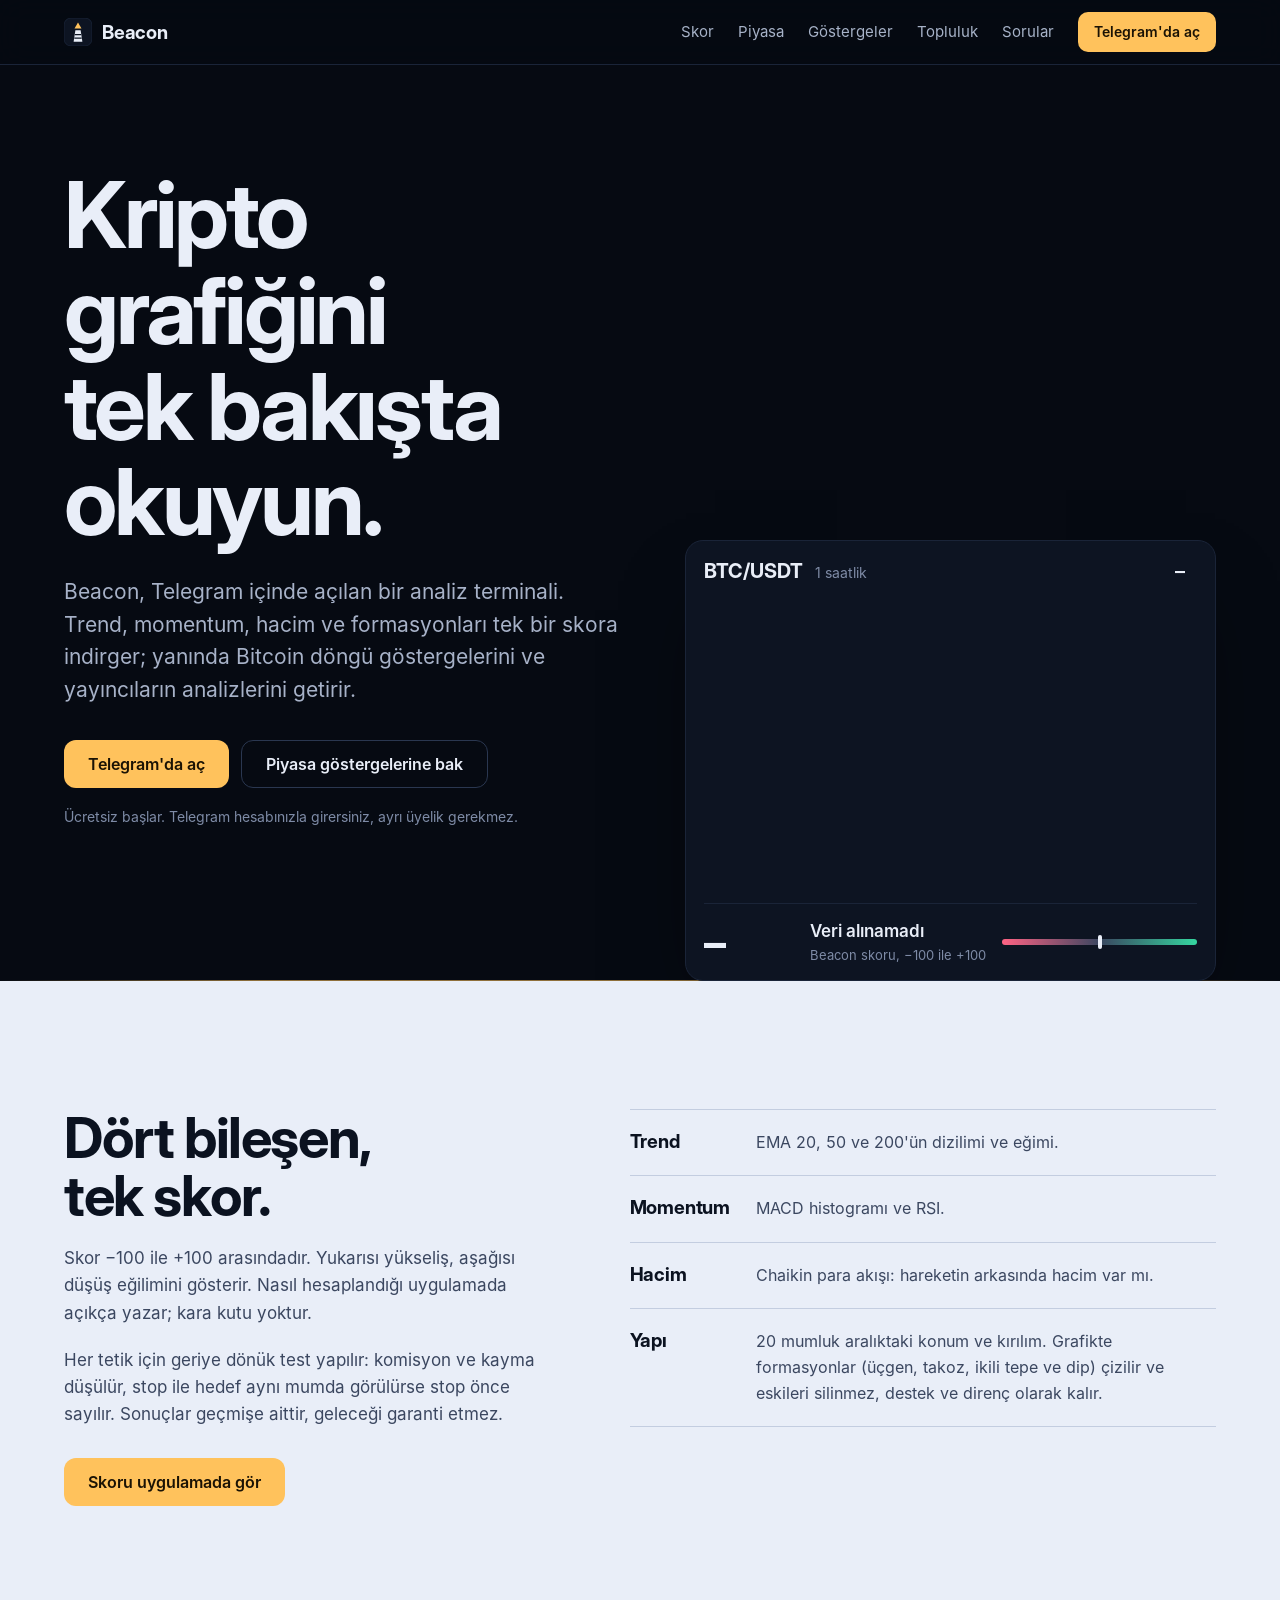
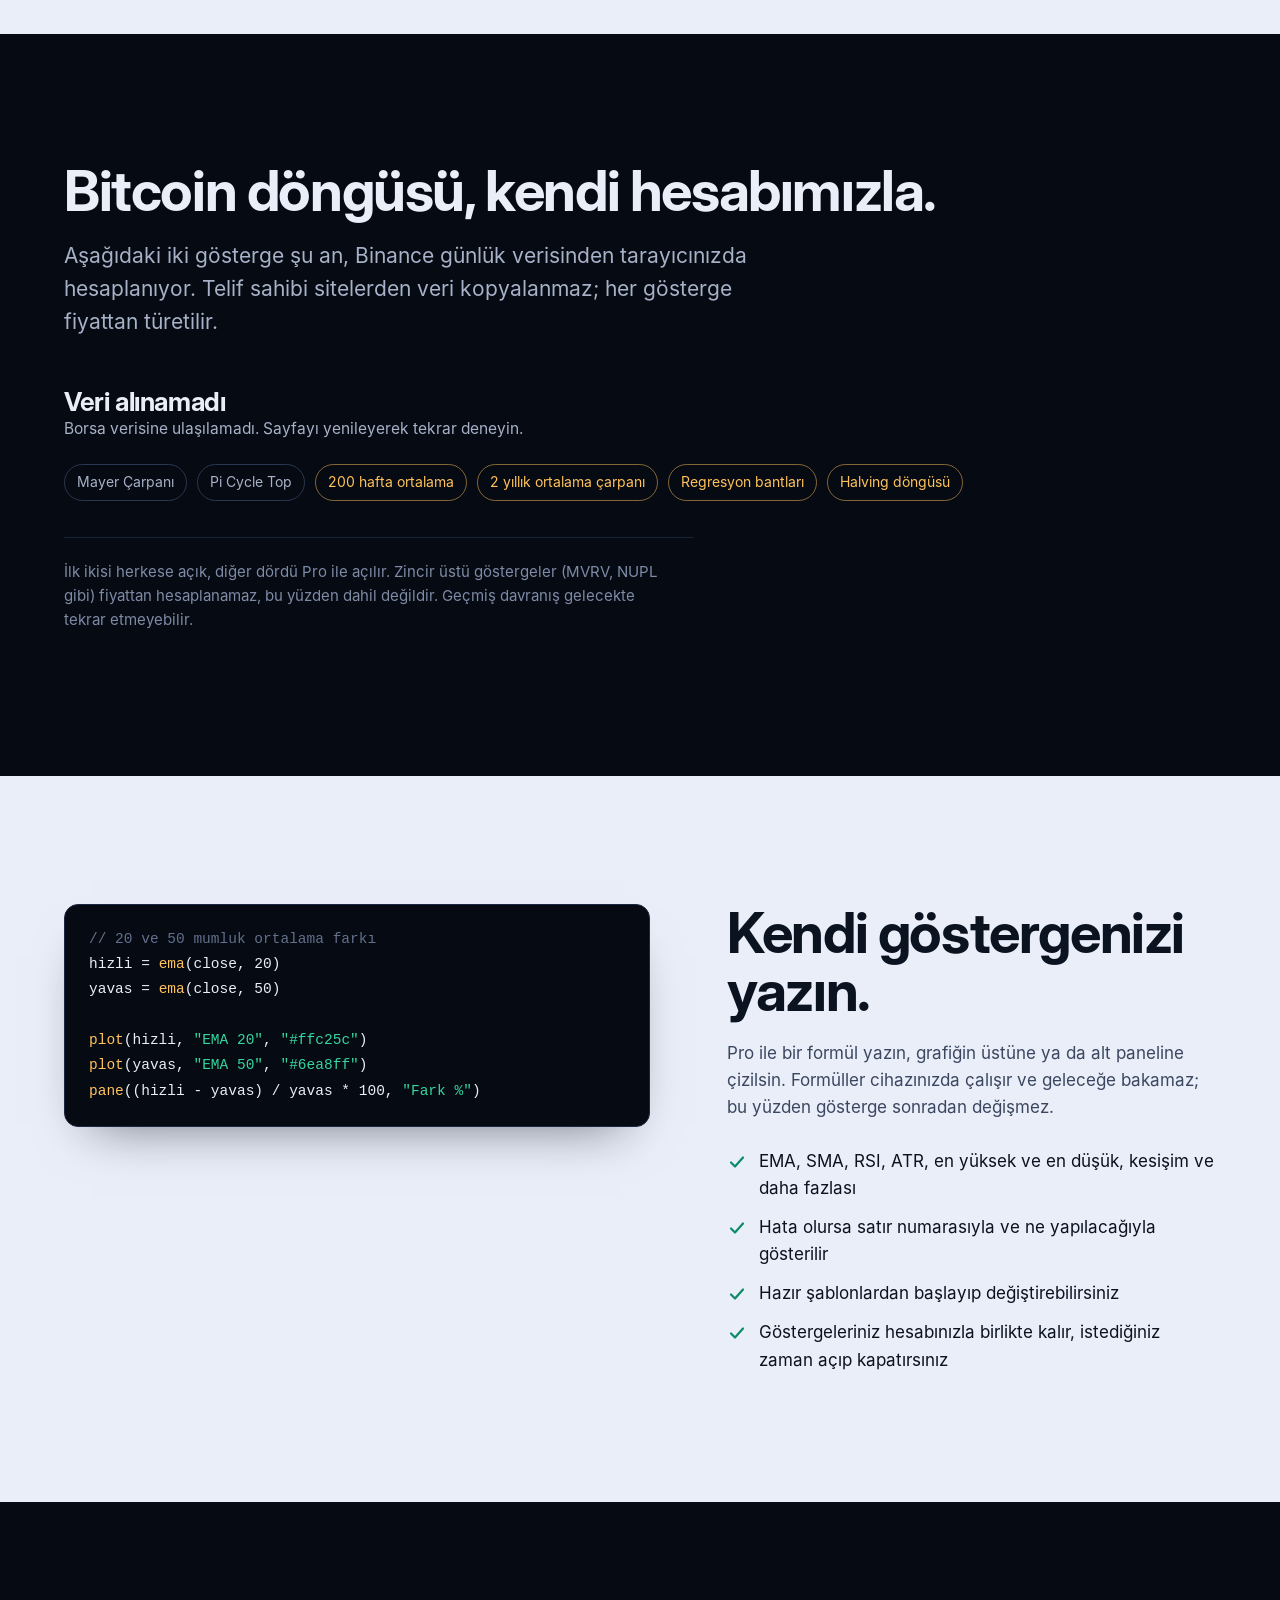
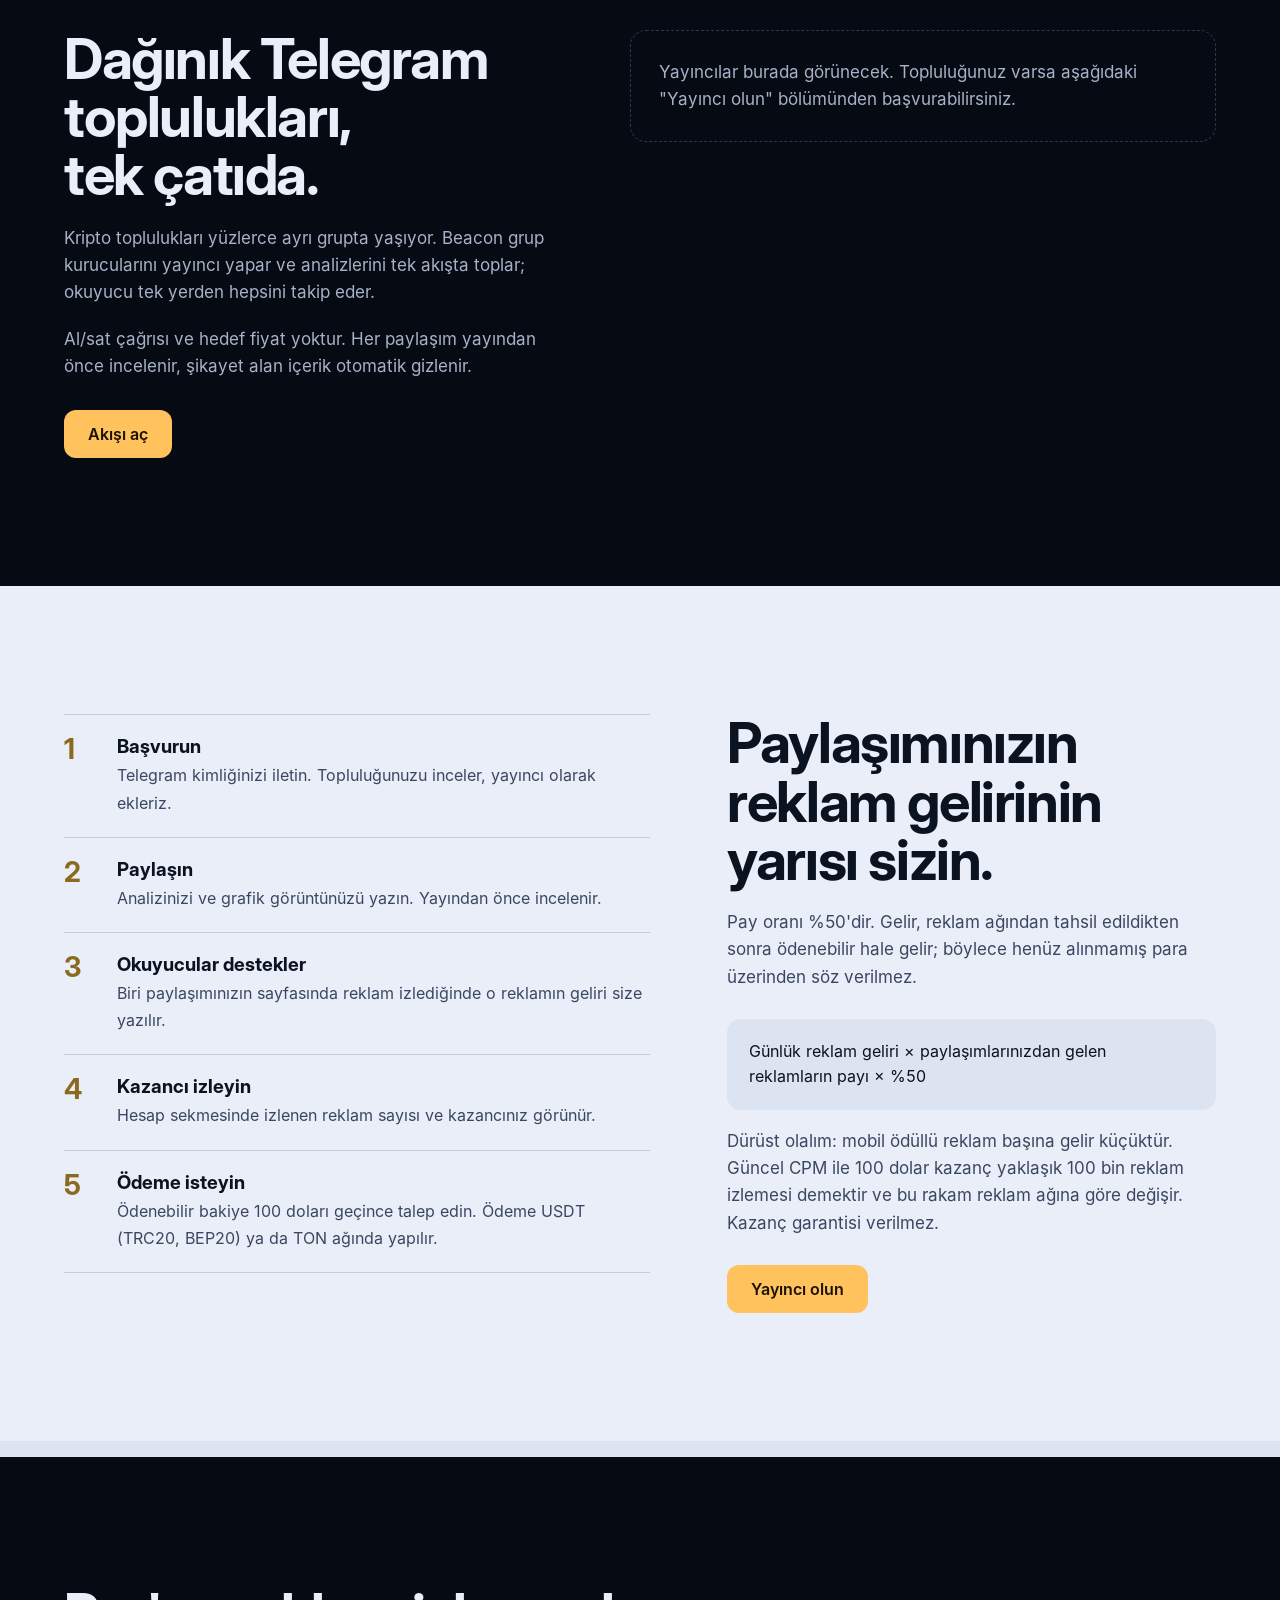
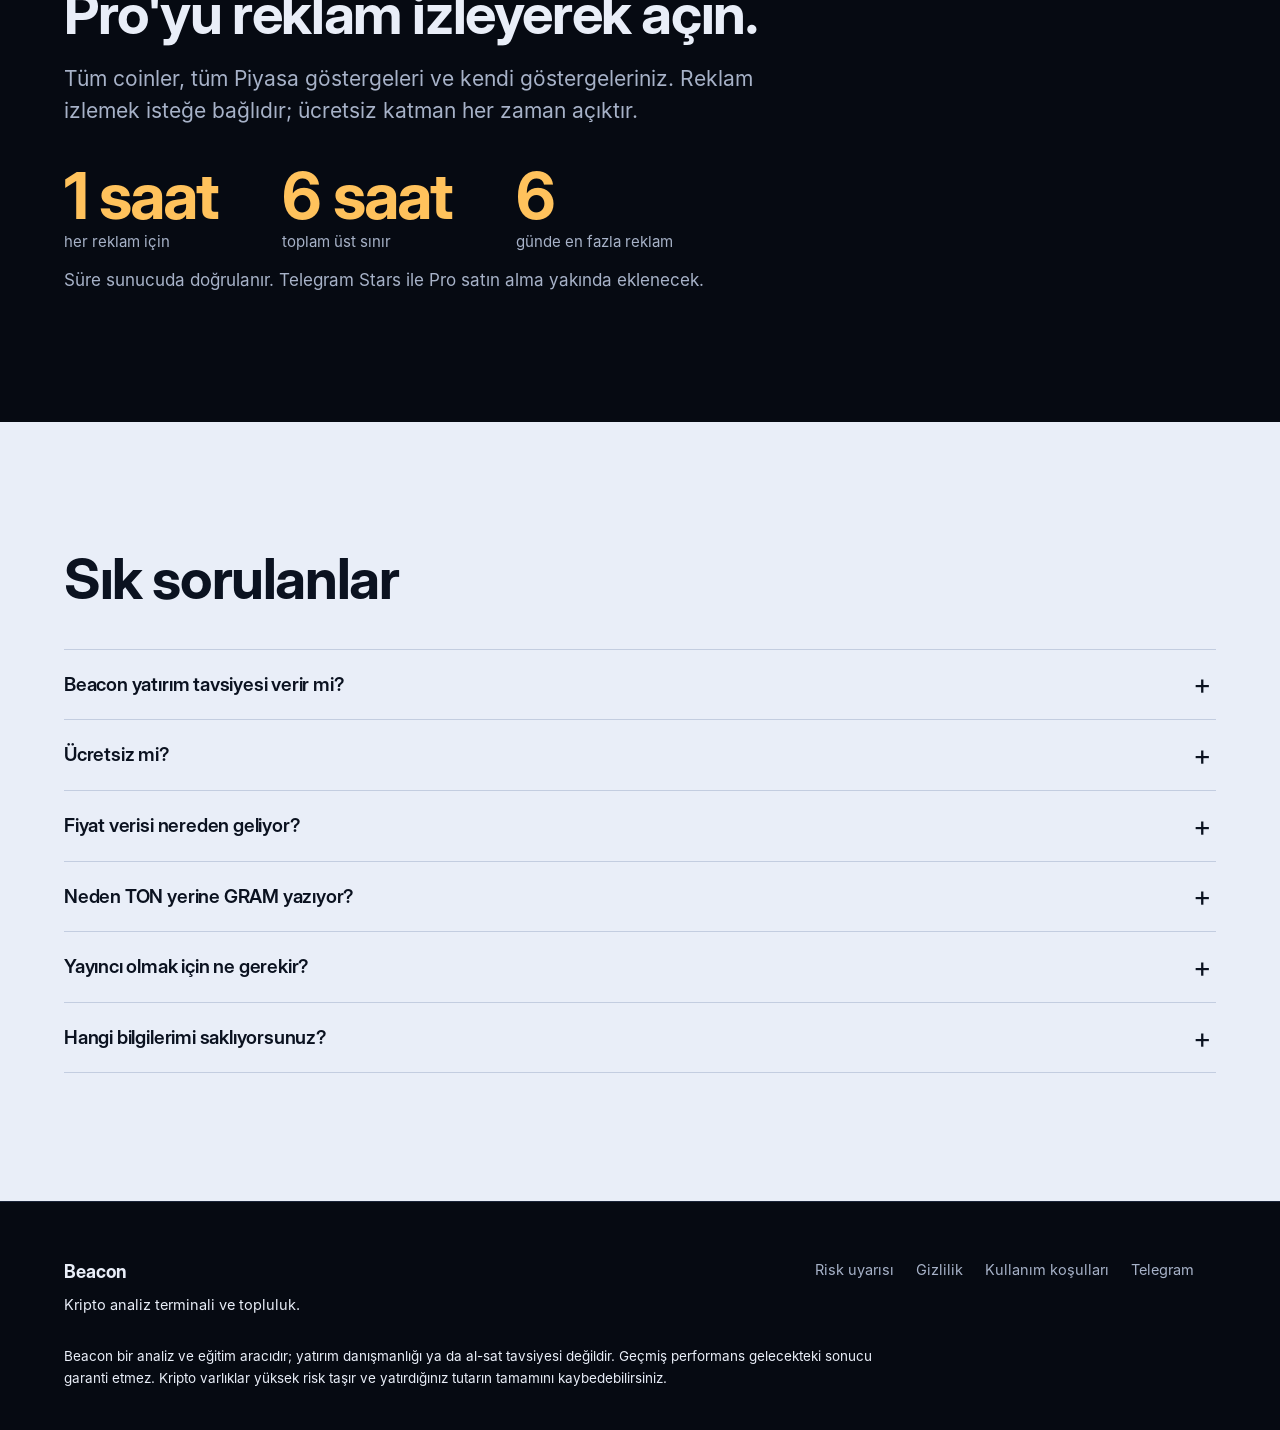
<file: site/index.html>
<!doctype html>
<html lang="tr">
<head>
<meta charset="utf-8">
<meta name="viewport" content="width=device-width, initial-scale=1, viewport-fit=cover">
<title>Beacon | Kripto analiz terminali ve topluluk</title>
<meta name="description" content="Beacon, Telegram içinde açılan kripto analiz terminali: trend, momentum, formasyon, Bitcoin döngü göstergeleri ve yayıncıların analizleri tek yerde.">
<meta name="theme-color" content="#060a12">
<meta property="og:title" content="Beacon: kripto grafiğini tek bakışta okuyun">
<meta property="og:description" content="Skor, formasyonlar, Bitcoin döngü göstergeleri ve Telegram toplulukları tek uygulamada.">
<meta property="og:type" content="website">
<link rel="icon" href="data:image/svg+xml,%3Csvg xmlns='http://www.w3.org/2000/svg' viewBox='0 0 32 32'%3E%3Crect width='32' height='32' rx='8' fill='%230d1422'/%3E%3Cpath d='M16 5l4 7h-8z' fill='%23ffc25c'/%3E%3Cpath d='M13 14h6l2 13H11z' fill='%23e9eef8'/%3E%3C/svg%3E">
<link rel="preload" href="fonts/InterDisplay-Bold.woff" as="font" type="font/woff" crossorigin>
<link rel="stylesheet" href="css/site.css">
</head>
<body>
<a class="skip" href="#icerik">İçeriğe geç</a>
<header class="nav"><div class="wrap">
  <a class="brand" href="#" aria-label="Beacon ana sayfa"><svg viewBox="0 0 32 32" aria-hidden="true"><rect width="32" height="32" rx="8" fill="#0d1422" stroke="#1a2438"/><path d="M16 5l4 7h-8z" fill="#ffc25c"/><path d="M13 14h6l2 13H11z" fill="#e9eef8"/><path d="M12.4 19h7.2M11.8 23h8.4" stroke="#0d1422" stroke-width="1.6"/></svg>Beacon</a>
  <nav aria-label="Bölümler"><a href="#skor">Skor</a><a href="#piyasa">Piyasa</a><a href="#gosterge">Göstergeler</a><a href="#topluluk">Topluluk</a><a href="#sss">Sorular</a><a class="btn" data-tg href="https://t.me/BeaconCrypto_Bot">Telegram'da aç</a></nav>
</div></header>

<main id="icerik">
<section class="hero dark">
  <div class="wrap"><div class="grid">
    <div>
      <h1>Kripto grafiğini tek bakışta okuyun.</h1>
      <p class="lede">Beacon, Telegram içinde açılan bir analiz terminali. Trend, momentum, hacim ve formasyonları tek bir skora indirger; yanında Bitcoin döngü göstergelerini ve yayıncıların analizlerini getirir.</p>
      <div class="cta"><a class="btn" data-tg href="https://t.me/BeaconCrypto_Bot">Telegram'da aç</a><a class="btn ghost" href="#piyasa">Piyasa göstergelerine bak</a></div>
      <small>Ücretsiz başlar. Telegram hesabınızla girersiniz, ayrı üyelik gerekmez.</small>
      <div class="ticker num" id="ticker" aria-label="Canlı fiyatlar"></div>
    </div>
    <div class="chartpanel" aria-label="Canlı Bitcoin grafiği ve Beacon skoru">
      <div class="beam" id="beam"></div>
      <div class="cp-head"><b>BTC/USDT</b><span class="dim" style="color:var(--fog);font-size:14px">1 saatlik</span><span class="px num" id="cpPx">–</span><span class="ch num" id="cpCh"></span></div>
      <canvas id="hero-cv" role="img" aria-label="Son 96 saatlik mum grafiği"></canvas>
      <div class="score"><div class="big num" id="cpScore">–</div><div><div class="v" id="cpVerdict">Hesaplanıyor</div><div class="s">Beacon skoru, −100 ile +100</div></div><div class="meter" aria-hidden="true"><i id="cpMeter"></i></div></div>
    </div>
  </div></div>
  <div class="hero-sp"></div>
</section>

<section class="light pad" id="skor">
  <div class="wrap split">
    <div>
      <h2>Dört bileşen, tek skor.</h2>
      <p class="mut">Skor −100 ile +100 arasındadır. Yukarısı yükseliş, aşağısı düşüş eğilimini gösterir. Nasıl hesaplandığı uygulamada açıkça yazar; kara kutu yoktur.</p>
      <p class="mut">Her tetik için geriye dönük test yapılır: komisyon ve kayma düşülür, stop ile hedef aynı mumda görülürse stop önce sayılır. Sonuçlar geçmişe aittir, geleceği garanti etmez.</p>
      <div class="cta" style="display:flex;gap:12px;flex-wrap:wrap;margin-top:30px"><a class="btn" data-tg href="https://t.me/BeaconCrypto_Bot">Skoru uygulamada gör</a></div>
    </div>
    <div class="parts">
      <div class="part"><b>Trend</b><span>EMA 20, 50 ve 200'ün dizilimi ve eğimi.</span></div>
      <div class="part"><b>Momentum</b><span>MACD histogramı ve RSI.</span></div>
      <div class="part"><b>Hacim</b><span>Chaikin para akışı: hareketin arkasında hacim var mı.</span></div>
      <div class="part"><b>Yapı</b><span>20 mumluk aralıktaki konum ve kırılım. Grafikte formasyonlar (üçgen, takoz, ikili tepe ve dip) çizilir ve eskileri silinmez, destek ve direnç olarak kalır.</span></div>
    </div>
  </div>
</section>

<section class="dark pad" id="piyasa">
  <div class="wrap">
    <h2>Bitcoin döngüsü, kendi hesabımızla.</h2>
    <p class="lede" style="margin-top:20px">Aşağıdaki iki gösterge şu an, Binance günlük verisinden tarayıcınızda hesaplanıyor. Telif sahibi sitelerden veri kopyalanmaz; her gösterge fiyattan türetilir.</p>
    <div class="mk-grid" id="mkGrid"><div class="mk"><h3>Mayer Çarpanı</h3><div class="val num">…</div></div><div class="mk"><h3>Pi Cycle Top</h3><div class="val num">…</div></div></div>
    <div class="proline"><span class="chipx">Mayer Çarpanı</span><span class="chipx">Pi Cycle Top</span><span class="chipx pro">200 hafta ortalama</span><span class="chipx pro">2 yıllık ortalama çarpanı</span><span class="chipx pro">Regresyon bantları</span><span class="chipx pro">Halving döngüsü</span></div>
    <p class="mk-note">İlk ikisi herkese açık, diğer dördü Pro ile açılır. Zincir üstü göstergeler (MVRV, NUPL gibi) fiyattan hesaplanamaz, bu yüzden dahil değildir. Geçmiş davranış gelecekte tekrar etmeyebilir.</p>
  </div>
</section>

<div class="adband dark"><div class="adslot" data-slot="a"></div></div>

<section class="light pad" id="gosterge">
  <div class="wrap split rev">
    <pre class="code" aria-label="Örnek gösterge formülü"><span class="c">// 20 ve 50 mumluk ortalama farkı</span>
hizli = <span class="f">ema</span>(close, 20)
yavas = <span class="f">ema</span>(close, 50)

<span class="f">plot</span>(hizli, <span class="s">"EMA 20"</span>, <span class="s">"#ffc25c"</span>)
<span class="f">plot</span>(yavas, <span class="s">"EMA 50"</span>, <span class="s">"#6ea8ff"</span>)
<span class="f">pane</span>((hizli - yavas) / yavas * 100, <span class="s">"Fark %"</span>)</pre>
    <div>
      <h2>Kendi göstergenizi yazın.</h2>
      <p class="mut">Pro ile bir formül yazın, grafiğin üstüne ya da alt paneline çizilsin. Formüller cihazınızda çalışır ve geleceğe bakamaz; bu yüzden gösterge sonradan değişmez.</p>
      <ul class="tick">
        <li><svg viewBox="0 0 20 20" fill="none" stroke="currentColor" stroke-width="2.2" stroke-linecap="round" stroke-linejoin="round"><path d="M4 10.5l4 4 8-9"/></svg><span>EMA, SMA, RSI, ATR, en yüksek ve en düşük, kesişim ve daha fazlası</span></li>
        <li><svg viewBox="0 0 20 20" fill="none" stroke="currentColor" stroke-width="2.2" stroke-linecap="round" stroke-linejoin="round"><path d="M4 10.5l4 4 8-9"/></svg><span>Hata olursa satır numarasıyla ve ne yapılacağıyla gösterilir</span></li>
        <li><svg viewBox="0 0 20 20" fill="none" stroke="currentColor" stroke-width="2.2" stroke-linecap="round" stroke-linejoin="round"><path d="M4 10.5l4 4 8-9"/></svg><span>Hazır şablonlardan başlayıp değiştirebilirsiniz</span></li>
        <li><svg viewBox="0 0 20 20" fill="none" stroke="currentColor" stroke-width="2.2" stroke-linecap="round" stroke-linejoin="round"><path d="M4 10.5l4 4 8-9"/></svg><span>Göstergeleriniz hesabınızla birlikte kalır, istediğiniz zaman açıp kapatırsınız</span></li>
      </ul>
    </div>
  </div>
</section>

<section class="dark pad" id="topluluk">
  <div class="wrap split">
    <div>
      <h2>Dağınık Telegram toplulukları, tek çatıda.</h2>
      <p class="mut">Kripto toplulukları yüzlerce ayrı grupta yaşıyor. Beacon grup kurucularını yayıncı yapar ve analizlerini tek akışta toplar; okuyucu tek yerden hepsini takip eder.</p>
      <p class="mut">Al/sat çağrısı ve hedef fiyat yoktur. Her paylaşım yayından önce incelenir, şikayet alan içerik otomatik gizlenir.</p>
      <div class="cta" style="display:flex;gap:12px;flex-wrap:wrap;margin-top:30px"><a class="btn" data-tg href="https://t.me/BeaconCrypto_Bot">Akışı aç</a></div>
    </div>
    <div id="comm"><div class="soon">Yayıncılar burada görünecek. Topluluğunuz varsa aşağıdaki "Yayıncı olun" bölümünden başvurabilirsiniz.</div></div>
  </div>
</section>

<section class="light pad" id="yayinci">
  <div class="wrap split rev">
    <ol class="steps">
      <li><div><b>Başvurun</b><span>Telegram kimliğinizi iletin. Topluluğunuzu inceler, yayıncı olarak ekleriz.</span></div></li>
      <li><div><b>Paylaşın</b><span>Analizinizi ve grafik görüntünüzü yazın. Yayından önce incelenir.</span></div></li>
      <li><div><b>Okuyucular destekler</b><span>Biri paylaşımınızın sayfasında reklam izlediğinde o reklamın geliri size yazılır.</span></div></li>
      <li><div><b>Kazancı izleyin</b><span>Hesap sekmesinde izlenen reklam sayısı ve kazancınız görünür.</span></div></li>
      <li><div><b>Ödeme isteyin</b><span>Ödenebilir bakiye 100 doları geçince talep edin. Ödeme USDT (TRC20, BEP20) ya da TON ağında yapılır.</span></div></li>
    </ol>
    <div>
      <h2>Paylaşımınızın reklam gelirinin yarısı sizin.</h2>
      <p class="mut">Pay oranı %50'dir. Gelir, reklam ağından tahsil edildikten sonra ödenebilir hale gelir; böylece henüz alınmamış para üzerinden söz verilmez.</p>
      <div class="formula">Günlük reklam geliri × paylaşımlarınızdan gelen reklamların payı × %50</div>
      <p class="mut" style="margin-top:18px">Dürüst olalım: mobil ödüllü reklam başına gelir küçüktür. Güncel CPM ile 100 dolar kazanç yaklaşık 100 bin reklam izlemesi demektir ve bu rakam reklam ağına göre değişir. Kazanç garantisi verilmez.</p>
      <div class="cta" style="display:flex;gap:12px;flex-wrap:wrap;margin-top:28px"><a class="btn" data-tg href="https://t.me/BeaconCrypto_Bot">Yayıncı olun</a></div>
    </div>
  </div>
</section>

<div class="adband light"><div class="adslot" data-slot="b"></div></div>

<section class="dark pad" id="pro">
  <div class="wrap">
    <h2>Pro'yu reklam izleyerek açın.</h2>
    <p class="lede" style="margin-top:20px">Tüm coinler, tüm Piyasa göstergeleri ve kendi göstergeleriniz. Reklam izlemek isteğe bağlıdır; ücretsiz katman her zaman açıktır.</p>
    <div class="facts"><div><b class="num">1 saat</b><span>her reklam için</span></div><div><b class="num">6 saat</b><span>toplam üst sınır</span></div><div><b class="num">6</b><span>günde en fazla reklam</span></div></div>
    <p class="mut">Süre sunucuda doğrulanır. Telegram Stars ile Pro satın alma yakında eklenecek.</p>
  </div>
</section>

<section class="light pad" id="sss">
  <div class="wrap">
    <h2 style="margin-bottom:40px">Sık sorulanlar</h2>
    <details><summary>Beacon yatırım tavsiyesi verir mi?</summary><p>Hayır. Skorlar, tetikler ve test sonuçları geçmiş fiyat verisinden hesaplanan göstergelerdir. Kripto varlıklar yüksek risk taşır; kararlar ve sorumluluk size aittir.</p></details>
    <details><summary>Ücretsiz mi?</summary><p>Evet. Bitcoin, Ethereum ve Solana tam açıktır; iki Piyasa göstergesi de ücretsizdir. Diğer coinler, kalan göstergeler ve kendi göstergeleriniz Pro ile açılır.</p></details>
    <details><summary>Fiyat verisi nereden geliyor?</summary><p>Binance'in herkese açık mum verisinden. Veri doğrudan cihazınıza gelir; Beacon hesaplamaları cihazınızda yapar.</p></details>
    <details><summary>Neden TON yerine GRAM yazıyor?</summary><p>Toncoin'in adı Gram oldu ve Binance bu çiftleri GRAM olarak listeliyor. Beacon da aynı adı kullanır. Cüzdan ağı hâlâ TON ağı olarak anılır.</p></details>
    <details><summary>Yayıncı olmak için ne gerekir?</summary><p>Bir Telegram topluluğu yönetmek ve kurallara uymak: al/sat çağrısı, hedef fiyat, garanti kazanç ve ücretli sinyal grubu tanıtımı yapılmaz. Başvurunuz incelenir.</p></details>
    <details><summary>Hangi bilgilerimi saklıyorsunuz?</summary><p>Telegram kimliğiniz, kullanıcı adınız ve uygulamadaki etkinliğiniz (beğeni, takip, izlenen reklam). Ayrıntılar için <a href="legal.html#gizlilik">gizlilik sayfasına</a> bakın.</p></details>
  </div>
</section>
</main>

<footer class="dark"><div class="wrap">
  <div class="cols">
    <div><b style="color:var(--foam);font-family:var(--display);font-size:18px">Beacon</b><p style="margin-top:6px">Kripto analiz terminali ve topluluk.</p></div>
    <div><a href="legal.html#risk">Risk uyarısı</a><a href="legal.html#gizlilik">Gizlilik</a><a href="legal.html#sartlar">Kullanım koşulları</a><a data-tg href="https://t.me/BeaconCrypto_Bot">Telegram</a></div>
  </div>
  <p class="risk">Beacon bir analiz ve eğitim aracıdır; yatırım danışmanlığı ya da al-sat tavsiyesi değildir. Geçmiş performans gelecekteki sonucu garanti etmez. Kripto varlıklar yüksek risk taşır ve yatırdığınız tutarın tamamını kaybedebilirsiniz.</p>
</div></footer>

<div class="consent" id="consent" role="dialog" aria-label="Reklam tercihi"><p>Bu site reklam gösterebilir. Reklam sağlayıcıları çerez kullanabilir. Kabul etmezseniz reklam yüklenmez, site aynı şekilde çalışır.</p><div class="row"><button class="btn" id="cOk">Kabul et</button><button class="btn ghost" id="cNo">Reddet</button></div></div>

<script src="js/config.js"></script>
<script src="js/engine.js"></script>
<script src="js/data.js"></script>
<script src="js/market.js"></script>
<script src="js/site.js"></script>
<script src="js/ads.js"></script>
</body>
</html>
</file>
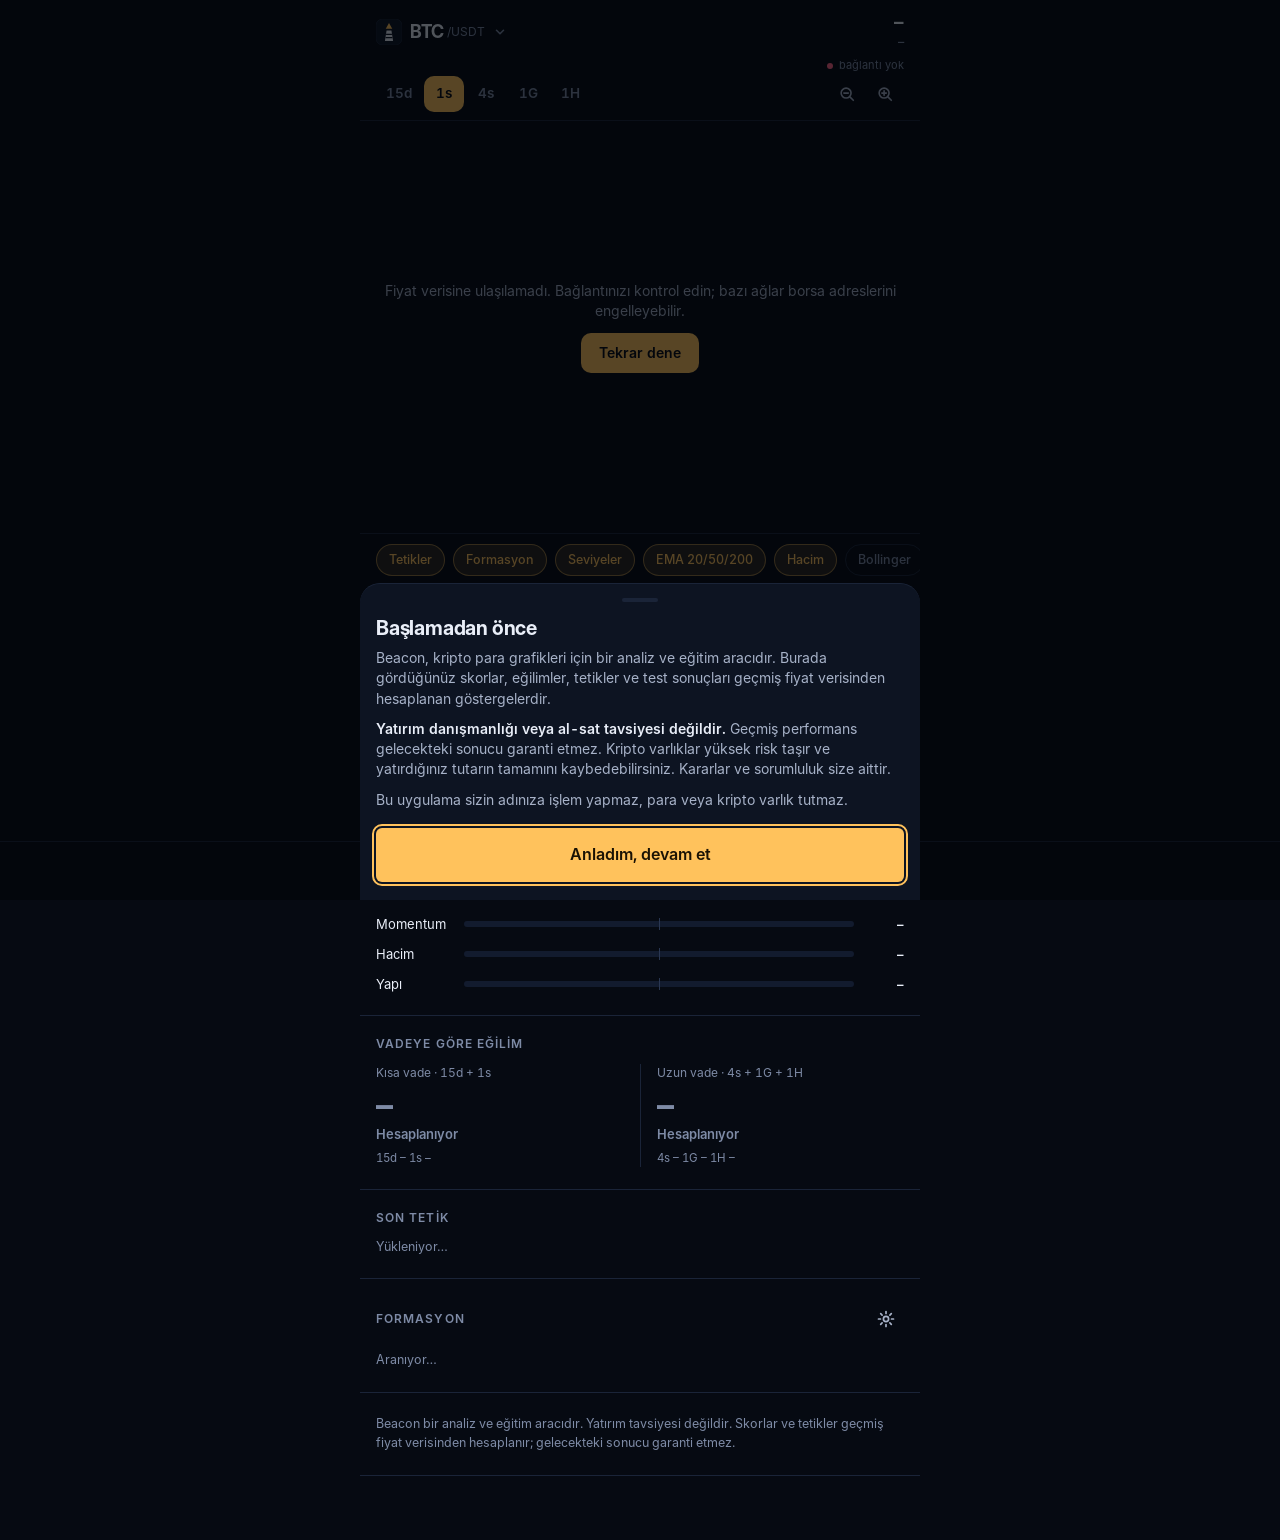
<file: beacon/web/index.html>
<!doctype html>
<html lang="tr">
<head>
<meta charset="utf-8">
<meta name="viewport" content="width=device-width, initial-scale=1, viewport-fit=cover, user-scalable=no">
<meta name="theme-color" content="#060a12">
<meta name="color-scheme" content="dark">
<title>Beacon: Kripto Analiz Terminali</title>
<link rel="icon" href="data:image/svg+xml,%3Csvg xmlns='http://www.w3.org/2000/svg' viewBox='0 0 32 32'%3E%3Crect width='32' height='32' rx='8' fill='%23060a12'/%3E%3Cpath d='M16 5l4 7h-8z M13 14h6l2 13H11z' fill='%23ffc25c'/%3E%3C/svg%3E">
<link rel="stylesheet" href="css/app.css">
<script src="https://telegram.org/js/telegram-web-app.js"></script>
</head>
<body>
<div id="app">

  <header class="top">
    <button class="sym" id="symBtn" aria-haspopup="dialog" aria-label="Coin seç">
      <svg class="mark" viewBox="0 0 32 32" aria-hidden="true"><rect width="32" height="32" rx="8" fill="#0d1422" stroke="#1a2438"/><path d="M16 5l4 7h-8z" fill="#ffc25c"/><path d="M13 14h6l2 13H11z" fill="#e9eef8"/><path d="M12.4 19h7.2M11.8 23h8.4" stroke="#0d1422" stroke-width="1.6"/></svg>
      <b id="symName">BTC</b><small>/USDT</small>
      <svg class="chev" viewBox="0 0 16 16" fill="none" stroke="currentColor" stroke-width="1.8" stroke-linecap="round" stroke-linejoin="round"><path d="M4 6l4 4 4-4"/></svg>
    </button>
    <div class="px"><div id="price" class="num">–</div><div id="chg" class="num dim">–</div></div>
    <div class="live" id="live" role="status"><i></i><span>bağlanıyor</span></div>
  </header>

  <main>
    <!-- RADAR -->
    <section id="v-radar" class="view on" aria-label="Radar">
      <div class="seg" role="group" aria-label="Zaman dilimi" id="tfSeg">
        <button data-tf="15m" aria-pressed="false">15d</button>
        <button data-tf="1h" aria-pressed="true">1s</button>
        <button data-tf="4h" aria-pressed="false">4s</button>
        <button data-tf="1d" aria-pressed="false">1G</button>
        <button data-tf="1w" aria-pressed="false">1H</button>
        <span class="gap"></span>
        <button class="tool" id="zoomOut" aria-label="Uzaklaştır"><svg viewBox="0 0 20 20" fill="none" stroke="currentColor" stroke-width="1.8" stroke-linecap="round"><circle cx="9" cy="9" r="5.5"/><path d="M13.5 13.5L17 17M6.5 9h5"/></svg></button>
        <button class="tool" id="zoomIn" aria-label="Yakınlaştır"><svg viewBox="0 0 20 20" fill="none" stroke="currentColor" stroke-width="1.8" stroke-linecap="round"><circle cx="9" cy="9" r="5.5"/><path d="M13.5 13.5L17 17M6.5 9h5M9 6.5v5"/></svg></button>
      </div>

      <div class="chartwrap" id="chartwrap">
        <canvas id="cv" aria-label="Mum grafiği"></canvas>
        <div id="tip" class="num"></div>
        <div class="skel" id="skel"></div>
        <div id="chartMsg" role="alert"></div>
      </div>

      <div class="layers" id="layers" role="group" aria-label="Grafik katmanları">
        <button class="chip" data-l="markers" aria-pressed="true">Tetikler</button>
        <button class="chip" data-l="form" aria-pressed="true">Formasyon</button>
        <button class="chip" data-l="pos" aria-pressed="true">Seviyeler</button>
        <button class="chip" data-l="ema" aria-pressed="true">EMA 20/50/200</button>
        <button class="chip" data-l="vol" aria-pressed="true">Hacim</button>
        <button class="chip" data-l="bb" aria-pressed="false">Bollinger</button>
        <button class="chip" data-l="rsi" aria-pressed="false">RSI</button>
      </div>

      <section class="sec" aria-labelledby="h-beacon">
        <h2 id="h-beacon">Beacon skoru</h2>
        <div class="dialwrap">
          <svg viewBox="0 0 260 182" id="dial" role="img" aria-label="Beacon skor kadranı"></svg>
          <div class="beamfx" id="beamfx"></div>
          <div class="dial-read">
            <div class="big num" id="score">0</div>
            <div class="verd" id="verd">Hesaplanıyor</div>
            <div class="sub" id="regime">&nbsp;</div>
          </div>
        </div>
        <div class="facts" id="facts"></div>
      </section>

      <section class="sec" aria-labelledby="h-hz">
        <h2 id="h-hz">Vadeye göre eğilim</h2>
        <div class="hz">
          <button id="hzShort" aria-label="Kısa vade, 1 saatlik grafiği aç"><div class="t">Kısa vade · 15d + 1s</div><div class="s num" id="hsS">–</div><div class="d" id="hdS">&nbsp;</div><div class="m num" id="hmS"></div></button>
          <button id="hzLong" aria-label="Uzun vade, günlük grafiği aç"><div class="t">Uzun vade · 4s + 1G + 1H</div><div class="s num" id="hsL">–</div><div class="d" id="hdL">&nbsp;</div><div class="m num" id="hmL"></div></button>
        </div>
      </section>

      <section class="sec" aria-labelledby="h-trig">
        <h2 id="h-trig">Son tetik</h2>
        <div id="trig"><div class="note">Yükleniyor…</div></div>
      </section>

      <section class="sec" aria-labelledby="h-form">
        <div class="sec-head"><h2 id="h-form">Formasyon</h2><button class="gear" id="formCfg" aria-label="Formasyon ayarları"><svg viewBox="0 0 20 20" fill="none" stroke="currentColor" stroke-width="1.7" stroke-linecap="round"><circle cx="10" cy="10" r="2.6"/><path d="M10 2.5v2M10 15.5v2M2.5 10h2M15.5 10h2M4.7 4.7l1.4 1.4M13.9 13.9l1.4 1.4M4.7 15.3l1.4-1.4M13.9 6.1l1.4-1.4"/></svg></button></div>
        <div id="form"><div class="note">Aranıyor…</div></div>
      </section>

      <section class="sec">
        <p class="note">Beacon bir analiz ve eğitim aracıdır. Yatırım tavsiyesi değildir. Skorlar ve tetikler geçmiş fiyat verisinden hesaplanır; gelecekteki sonucu garanti etmez.</p>
      </section>
    </section>

    <!-- TARAYICI -->
    <section id="v-scan" class="view" aria-label="Tarayıcı">
      <div class="chips" id="sortChips" role="group" aria-label="Sıralama">
        <button class="chip" data-sort="def" aria-pressed="true">Varsayılan</button>
        <button class="chip" data-sort="short" aria-pressed="false">Kısa vade</button>
        <button class="chip" data-sort="long" aria-pressed="false">Uzun vade</button>
      </div>
      <div class="heat" id="heat"></div>
      <div class="legend"><span>−100</span><span class="ramp"></span><span>+100</span></div>
      <section class="sec">
        <p class="note">Her hücre, o zaman diliminin Beacon skorudur. Bir hücreye dokunarak grafiğe geçebilirsiniz. Skor bir eğilim ölçüsüdür, işlem çağrısı değildir.</p>
      </section>
    </section>

    <!-- PERFORMANS -->
    <section id="v-perf" class="view" aria-label="Performans">
      <div class="seg" role="group" aria-label="Test zaman dilimi" id="perfTf">
        <button data-tf="15m" aria-pressed="false">15d</button>
        <button data-tf="1h" aria-pressed="true">1s</button>
        <button data-tf="4h" aria-pressed="false">4s</button>
        <button data-tf="1d" aria-pressed="false">1G</button>
        <button data-tf="1w" aria-pressed="false">1H</button>
      </div>
      <section class="sec">
        <h2 id="perfTitle">Geriye dönük test</h2>
        <div class="kpis" id="kpis"></div>
      </section>
      <section class="sec">
        <h2>Özsermaye eğrisi (R cinsinden)</h2>
        <canvas id="eq" aria-label="Kümülatif R eğrisi"></canvas>
        <p class="note" id="eqNote" style="margin-top:8px"></p>
      </section>
      <section class="sec">
        <h2>Son işlemler</h2>
        <ul class="trades" id="tradeList"></ul>
      </section>
      <section class="sec">
        <div class="warn" id="perfWarn"></div>
        <p class="note" style="margin-top:12px">Yöntem: tetik kapanmış mumda oluşur, giriş bir sonraki mumun açılışında yapılır. Stop ve hedef aynı mumda görülürse stop önce sayılır. Her işlemden taraf başına %0,10 komisyon ve %0,05 kayma düşülür. 1R, stop mesafesidir.</p>
      </section>
    </section>

    <!-- PRO -->
    <section id="v-pro" class="view" aria-label="Pro">
      <div class="pro-hero">
        <div class="dim" style="font-size:12px;font-weight:600;letter-spacing:.09em;text-transform:uppercase">Beacon Pro</div>
        <div class="st num" id="proState">Kapalı</div>
        <div class="note" id="proSub" style="margin-top:6px">Kısa bir reklam izleyin, 30 dakika boyunca tüm coinleri açın.</div>
        <button class="cta" id="adBtn"><svg width="20" height="20" viewBox="0 0 20 20" fill="currentColor" aria-hidden="true"><path d="M6 4l10 6-10 6z"/></svg><span id="adBtnTxt">Reklam izle · +30 dk Pro</span></button>
        <button class="cta ghost" id="starsBtn" disabled>Telegram Stars ile Pro · yakında</button>
      </div>
      <section class="sec" id="idSec">
        <h2>Telegram kimliğiniz</h2>
        <div class="idrow"><code id="myId" class="num">Telegram dışında açık</code><button class="chip" id="copyId">Kopyala</button></div>
        <p class="note" style="margin-top:8px">Birine Pro vermek isterseniz o kişi uygulamayı Telegram'dan açıp bu sayıyı size iletsin.</p>
      </section>
      <section class="sec" id="ownerSec" hidden>
        <h2>Pro ver (yalnızca sahip)</h2>
        <div class="grant">
          <input id="gId" inputmode="numeric" placeholder="Telegram kimliği" aria-label="Telegram kimliği">
          <select id="gDays" aria-label="Süre"><option value="30">30 gün</option><option value="90">90 gün</option><option value="365">1 yıl</option><option value="0">Süresiz</option></select>
          <input id="gNote" placeholder="Not (ad)" aria-label="Not">
        </div>
        <button class="cta ghost" id="gMake" style="margin-top:12px;min-height:46px">Satırı oluştur</button>
        <pre id="gOut" class="gout" hidden></pre>
        <p class="note" style="margin-top:8px">Üretilen satırı <b>web/js/config.js</b> içindeki <b>grants</b> listesine ekleyin ve GitHub'a gönderin. Render yaklaşık bir dakikada yayınlar.</p>
      </section>
      <section class="sec">
        <h2>Pro neleri açar</h2>
        <ul class="list">
          <li><svg viewBox="0 0 18 18" fill="none" stroke="currentColor" stroke-width="2" stroke-linecap="round" stroke-linejoin="round"><path d="M3 9.5l4 4 8-9"/></svg><span>Tarayıcıda 10 coinin tamamı (ücretsiz: BTC, ETH, SOL)</span></li>
          <li><svg viewBox="0 0 18 18" fill="none" stroke="currentColor" stroke-width="2" stroke-linecap="round" stroke-linejoin="round"><path d="M3 9.5l4 4 8-9"/></svg><span>Tüm coinler için grafik ve geriye dönük test</span></li>
          <li><svg viewBox="0 0 18 18" fill="none" stroke="currentColor" stroke-width="2" stroke-linecap="round" stroke-linejoin="round"><path d="M3 9.5l4 4 8-9"/></svg><span>Bot uyarıları ve sunucuda kaydedilen doğrulanabilir sinyal geçmişi (yolda)</span></li>
        </ul>
        <p class="note" style="margin-top:14px">Reklam izlemek tamamen isteğe bağlıdır. Ücretsiz katman her zaman kullanılabilir. Pro süresi günde en fazla <span id="dayCap">6</span> reklamla uzatılabilir, toplam süre 2 saati aşmaz.</p>
      </section>
      <section class="sec">
        <h2>Beacon nasıl çalışır</h2>
        <p class="note">Skor dört bileşenin ağırlıklı toplamıdır: Trend (EMA 20/50/200 dizilimi ve eğimi), Momentum (MACD histogramı ve RSI), Hacim (Chaikin para akışı) ve Yapı (20 mumluk aralıktaki konum ve kırılım). Skor −100 ile +100 arasındadır. Tetik, skor ±40 eşiğini kapanmış mumda keserse ve fiyat EMA 50'nin doğru tarafında, ADX en az 18 iken oluşur. Geçersizlik seviyesi ATR tabanlıdır.</p>
        <p class="note" style="margin-top:10px"><button class="linkb" id="legalBtn">Yasal uyarıyı oku</button></p>
      </section>
    </section>
  </main>

  <nav class="dock" aria-label="Ana gezinme"><div id="dock">
    <button data-v="radar" aria-current="page"><svg viewBox="0 0 24 24" fill="none" stroke="currentColor" stroke-width="1.8" stroke-linecap="round" stroke-linejoin="round"><path d="M3 17l5-6 4 3 4-7 5 5"/><path d="M3 21h18"/></svg>Radar</button>
    <button data-v="scan"><svg viewBox="0 0 24 24" fill="none" stroke="currentColor" stroke-width="1.8" stroke-linecap="round"><rect x="3.5" y="3.5" width="7" height="7" rx="1.5"/><rect x="13.5" y="3.5" width="7" height="7" rx="1.5"/><rect x="3.5" y="13.5" width="7" height="7" rx="1.5"/><rect x="13.5" y="13.5" width="7" height="7" rx="1.5"/></svg>Tarayıcı</button>
    <button data-v="perf"><svg viewBox="0 0 24 24" fill="none" stroke="currentColor" stroke-width="1.8" stroke-linecap="round" stroke-linejoin="round"><path d="M4 20V10M10 20V4M16 20v-8M22 20H2"/></svg>Performans</button>
    <button data-v="pro"><svg viewBox="0 0 24 24" fill="none" stroke="currentColor" stroke-width="1.8" stroke-linecap="round" stroke-linejoin="round"><path d="M12 3l2.7 5.6 6.1.9-4.4 4.3 1 6.1L12 17l-5.4 2.9 1-6.1L3.2 9.5l6.1-.9z"/></svg>Pro</button>
  </div></nav>

  <div class="scrim" id="symSheet" role="dialog" aria-modal="true" aria-label="Coin seç"><div class="panel"><div class="grab"></div><h3>Coin seç</h3><div id="coinList"></div></div></div>

  <div class="scrim" id="formSheet" role="dialog" aria-modal="true" aria-label="Formasyon ayarları"><div class="panel">
    <div class="grab"></div><h3>Formasyon ayarları</h3>
    <p>Gösterge, grafikteki son iki tepe ve son iki dipten formasyon arar. Bir pivot, sağındaki mumlar kapanınca onaylanır.</p>
    <label class="rng"><span>Pivot hassasiyeti <b id="pivV" class="num">10</b> mum</span><input type="range" id="pivR" min="3" max="20" step="1"></label>
    <label class="rng"><span>Yataylık toleransı <b id="tolV" class="num">1,5</b> %</span><input type="range" id="tolR" min="0.5" max="3" step="0.1"></label>
    <label class="chk"><input type="checkbox" id="histC"><span>Eski formasyon çizgilerini grafikte tut (destek ve direnç bölgeleri)</span></label>
    <label class="rng" id="histRow"><span>Geçmiş formasyon sayısı <b id="histV" class="num">120</b></span><input type="range" id="histR" min="10" max="250" step="10"></label>
    <button class="cta ghost" id="formReset">Varsayılana dön</button>
    <button class="cta" id="formOk">Tamam</button>
  </div></div>

  <div class="scrim" id="legal" role="dialog" aria-modal="true" aria-labelledby="legalH"><div class="panel">
    <div class="grab"></div>
    <h3 id="legalH">Başlamadan önce</h3>
    <p>Beacon, kripto para grafikleri için bir analiz ve eğitim aracıdır. Burada gördüğünüz skorlar, eğilimler, tetikler ve test sonuçları geçmiş fiyat verisinden hesaplanan göstergelerdir.</p>
    <p><b style="color:var(--foam)">Yatırım danışmanlığı veya al-sat tavsiyesi değildir.</b> Geçmiş performans gelecekteki sonucu garanti etmez. Kripto varlıklar yüksek risk taşır ve yatırdığınız tutarın tamamını kaybedebilirsiniz. Kararlar ve sorumluluk size aittir.</p>
    <p>Bu uygulama sizin adınıza işlem yapmaz, para veya kripto varlık tutmaz.</p>
    <button class="cta" id="legalOk">Anladım, devam et</button>
  </div></div>

  <div class="toast" id="toast" role="status" aria-live="polite"></div>
</div>

<script src="https://sad.adsgram.ai/js/sad.min.js" async></script>
<script src="js/config.js"></script>
<script src="js/engine.js"></script>
<script src="js/data.js"></script>
<script src="js/formation.js"></script>
<script src="js/chart.js"></script>
<script src="js/app.js"></script>
</body>
</html>
</file>
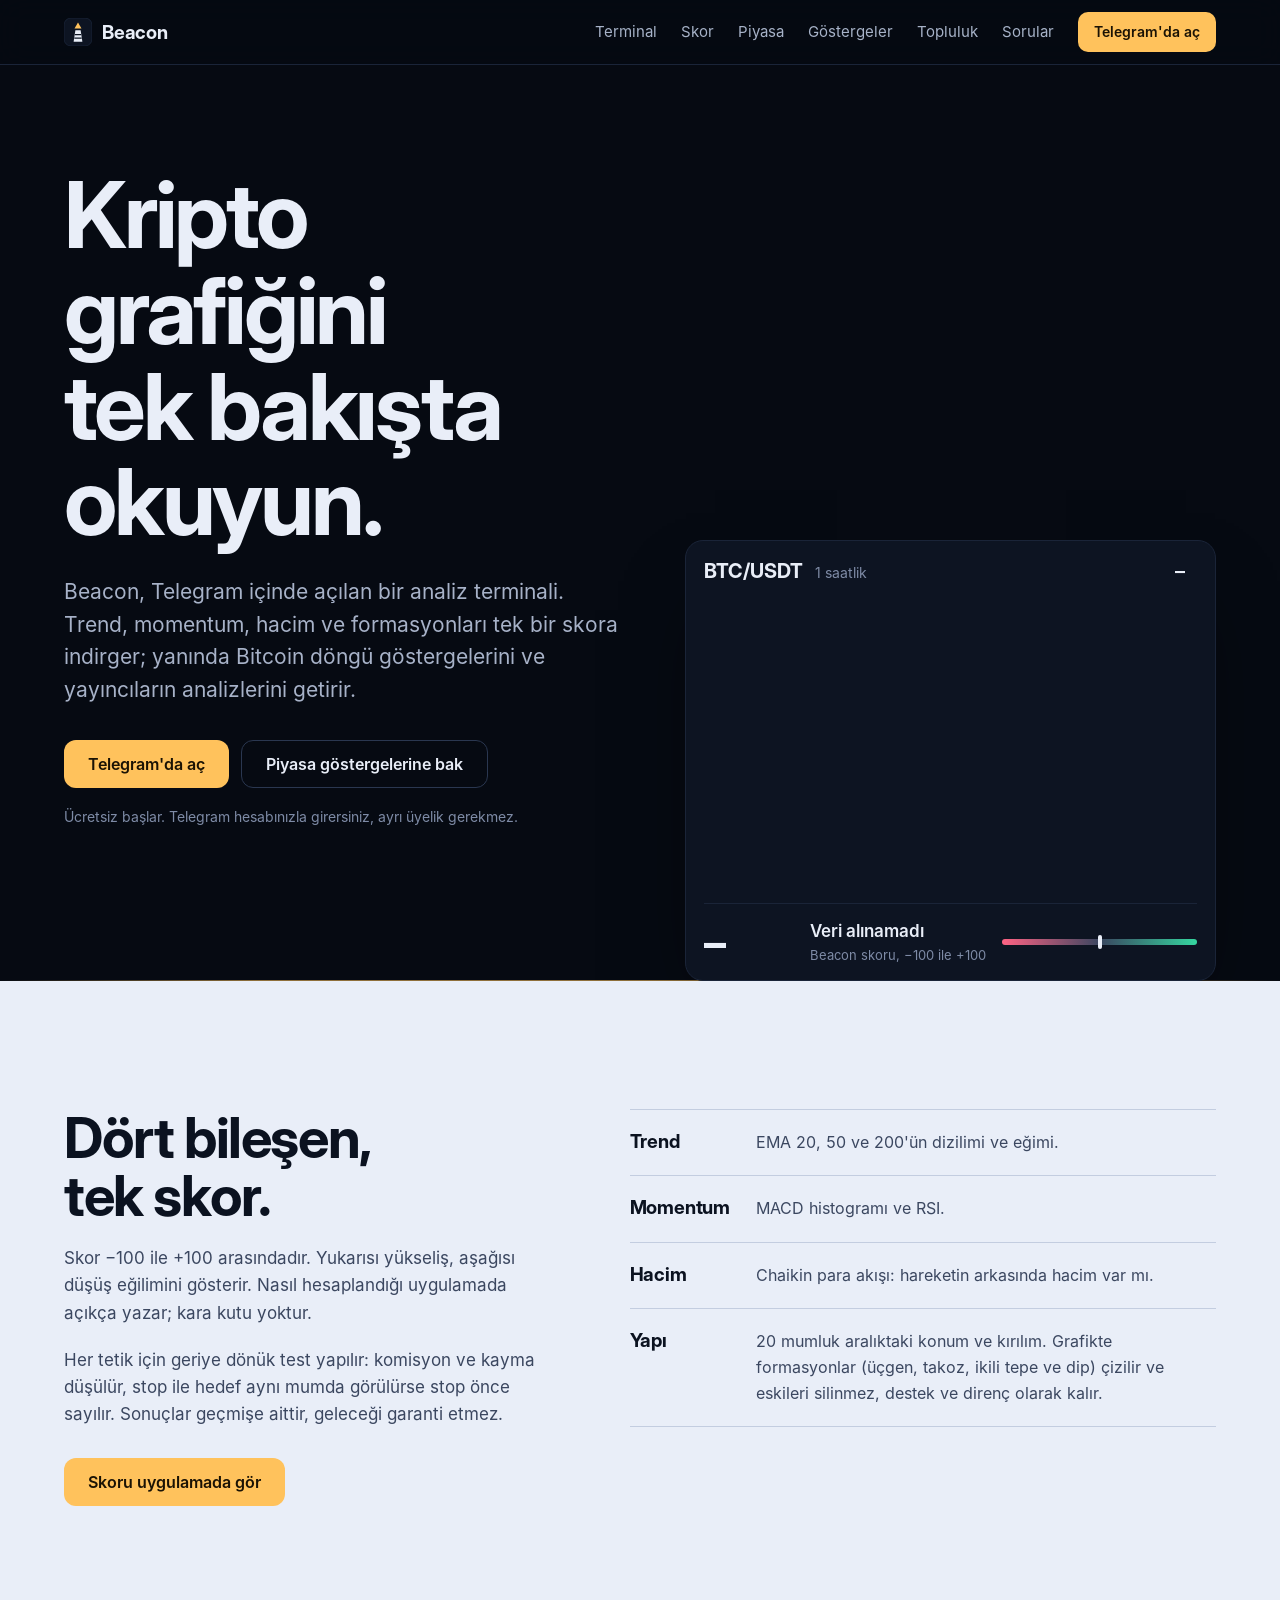
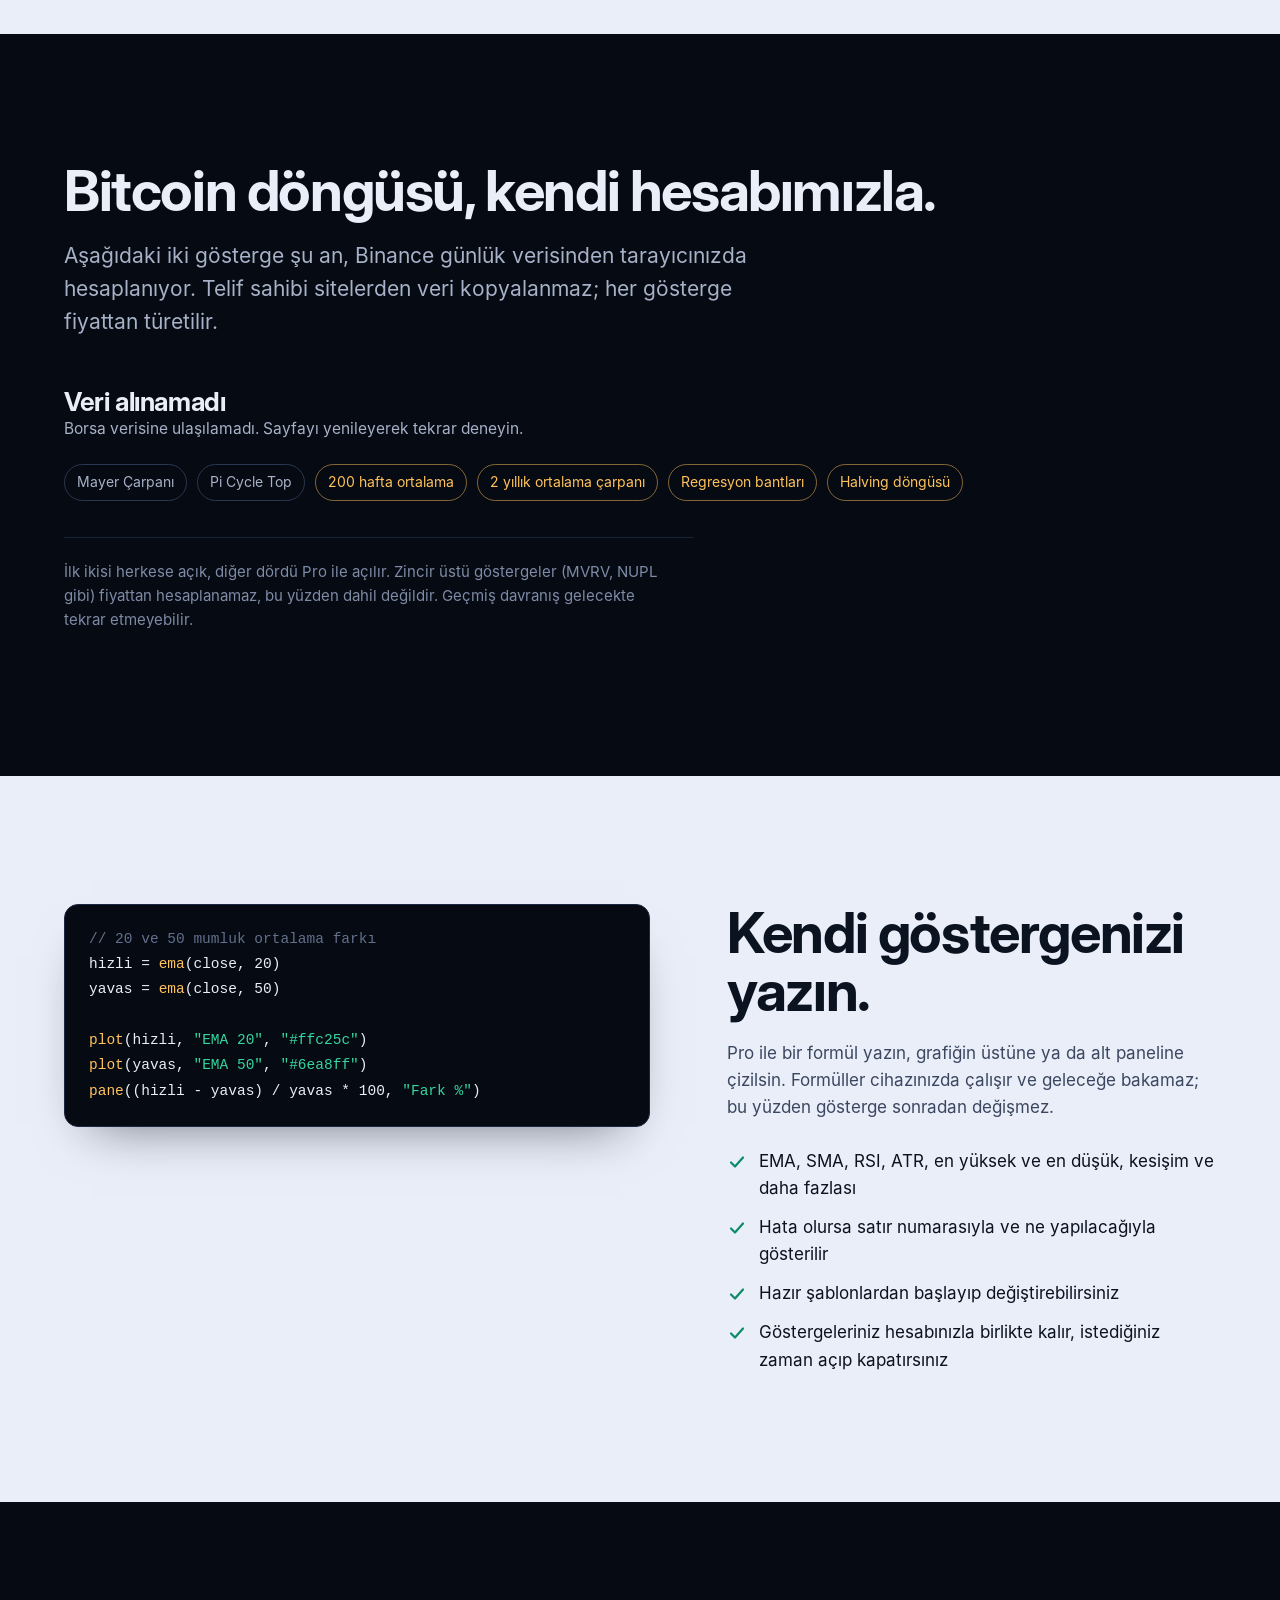
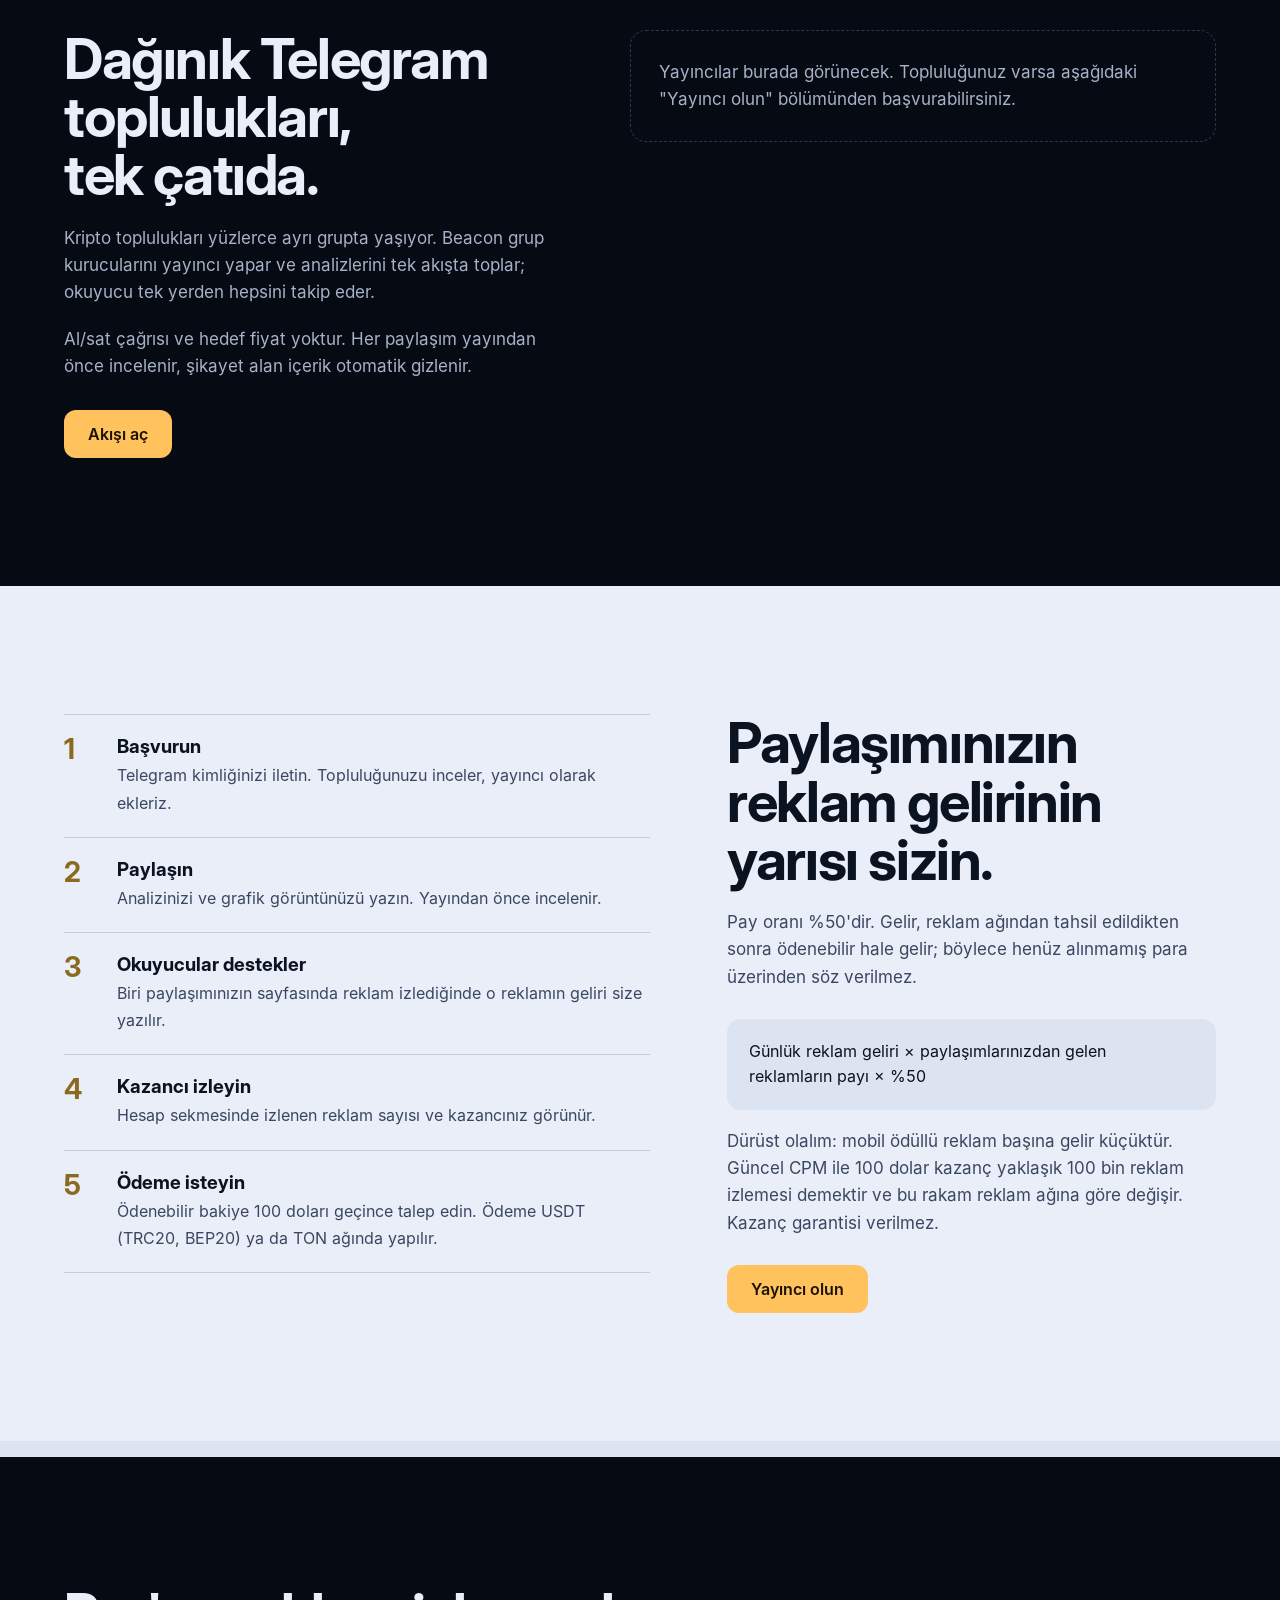
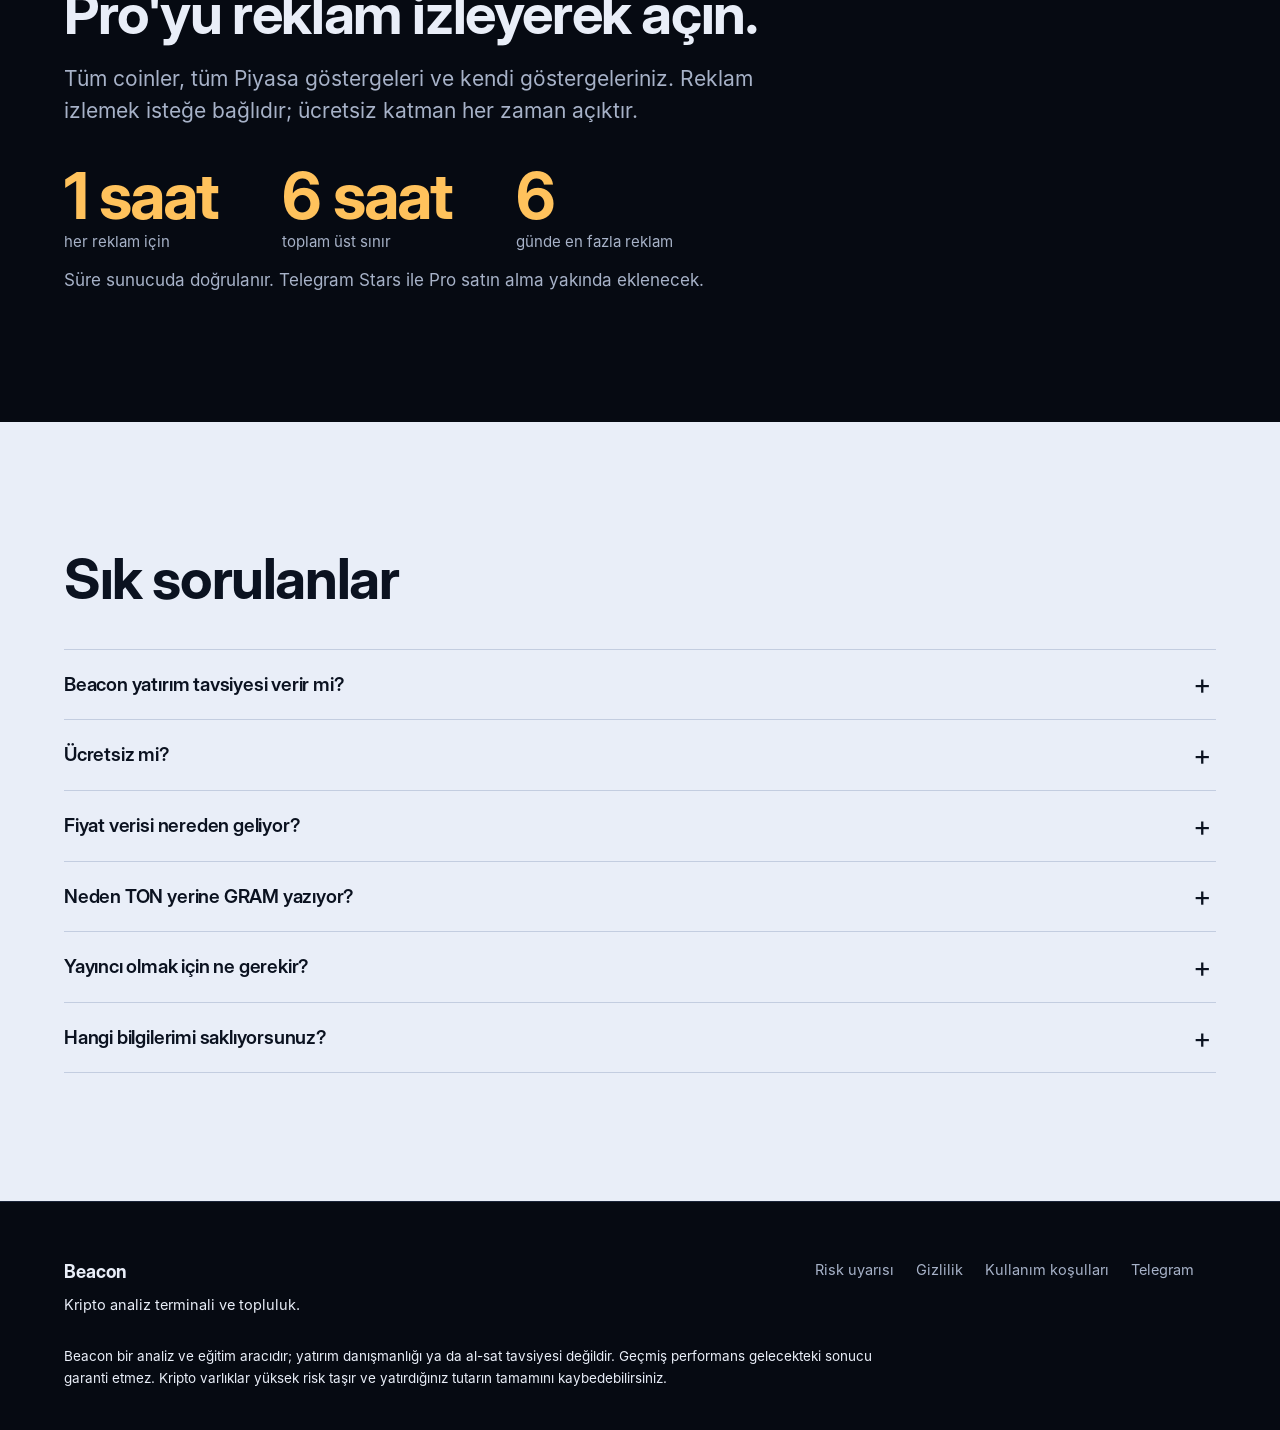
<file: web/hakkinda/index.html>
<!doctype html>
<html lang="tr">
<head>
<meta charset="utf-8">
<meta name="viewport" content="width=device-width, initial-scale=1, viewport-fit=cover">
<title>Beacon | Kripto analiz terminali ve topluluk</title>
<meta name="description" content="Beacon, Telegram içinde açılan kripto analiz terminali: trend, momentum, formasyon, Bitcoin döngü göstergeleri ve yayıncıların analizleri tek yerde.">
<meta name="theme-color" content="#060a12">
<meta property="og:title" content="Beacon: kripto grafiğini tek bakışta okuyun">
<meta property="og:description" content="Skor, formasyonlar, Bitcoin döngü göstergeleri ve Telegram toplulukları tek uygulamada.">
<meta property="og:type" content="website">
<link rel="icon" href="data:image/svg+xml,%3Csvg xmlns='http://www.w3.org/2000/svg' viewBox='0 0 32 32'%3E%3Crect width='32' height='32' rx='8' fill='%230d1422'/%3E%3Cpath d='M16 5l4 7h-8z' fill='%23ffc25c'/%3E%3Cpath d='M13 14h6l2 13H11z' fill='%23e9eef8'/%3E%3C/svg%3E">
<link rel="preload" href="fonts/InterDisplay-Bold.woff" as="font" type="font/woff" crossorigin>
<link rel="stylesheet" href="css/site.css">
</head>
<body>
<a class="skip" href="#icerik">İçeriğe geç</a>
<header class="nav"><div class="wrap">
  <a class="brand" href="#" aria-label="Beacon ana sayfa"><svg viewBox="0 0 32 32" aria-hidden="true"><rect width="32" height="32" rx="8" fill="#0d1422" stroke="#1a2438"/><path d="M16 5l4 7h-8z" fill="#ffc25c"/><path d="M13 14h6l2 13H11z" fill="#e9eef8"/><path d="M12.4 19h7.2M11.8 23h8.4" stroke="#0d1422" stroke-width="1.6"/></svg>Beacon</a>
  <nav aria-label="Bölümler"><a href="../">Terminal</a><a href="#skor">Skor</a><a href="#piyasa">Piyasa</a><a href="#gosterge">Göstergeler</a><a href="#topluluk">Topluluk</a><a href="#sss">Sorular</a><a class="btn" data-tg href="https://t.me/BeaconCrypto_Bot">Telegram'da aç</a></nav>
</div></header>

<main id="icerik">
<section class="hero dark">
  <div class="wrap"><div class="grid">
    <div>
      <h1>Kripto grafiğini tek bakışta okuyun.</h1>
      <p class="lede">Beacon, Telegram içinde açılan bir analiz terminali. Trend, momentum, hacim ve formasyonları tek bir skora indirger; yanında Bitcoin döngü göstergelerini ve yayıncıların analizlerini getirir.</p>
      <div class="cta"><a class="btn" data-tg href="https://t.me/BeaconCrypto_Bot">Telegram'da aç</a><a class="btn ghost" href="#piyasa">Piyasa göstergelerine bak</a></div>
      <small>Ücretsiz başlar. Telegram hesabınızla girersiniz, ayrı üyelik gerekmez.</small>
      <div class="ticker num" id="ticker" aria-label="Canlı fiyatlar"></div>
    </div>
    <div class="chartpanel" aria-label="Canlı Bitcoin grafiği ve Beacon skoru">
      <div class="beam" id="beam"></div>
      <div class="cp-head"><b>BTC/USDT</b><span class="dim" style="color:var(--fog);font-size:14px">1 saatlik</span><span class="px num" id="cpPx">–</span><span class="ch num" id="cpCh"></span></div>
      <canvas id="hero-cv" role="img" aria-label="Son 96 saatlik mum grafiği"></canvas>
      <div class="score"><div class="big num" id="cpScore">–</div><div><div class="v" id="cpVerdict">Hesaplanıyor</div><div class="s">Beacon skoru, −100 ile +100</div></div><div class="meter" aria-hidden="true"><i id="cpMeter"></i></div></div>
    </div>
  </div></div>
  <div class="hero-sp"></div>
</section>

<section class="light pad" id="skor">
  <div class="wrap split">
    <div>
      <h2>Dört bileşen, tek skor.</h2>
      <p class="mut">Skor −100 ile +100 arasındadır. Yukarısı yükseliş, aşağısı düşüş eğilimini gösterir. Nasıl hesaplandığı uygulamada açıkça yazar; kara kutu yoktur.</p>
      <p class="mut">Her tetik için geriye dönük test yapılır: komisyon ve kayma düşülür, stop ile hedef aynı mumda görülürse stop önce sayılır. Sonuçlar geçmişe aittir, geleceği garanti etmez.</p>
      <div class="cta" style="display:flex;gap:12px;flex-wrap:wrap;margin-top:30px"><a class="btn" data-tg href="https://t.me/BeaconCrypto_Bot">Skoru uygulamada gör</a></div>
    </div>
    <div class="parts">
      <div class="part"><b>Trend</b><span>EMA 20, 50 ve 200'ün dizilimi ve eğimi.</span></div>
      <div class="part"><b>Momentum</b><span>MACD histogramı ve RSI.</span></div>
      <div class="part"><b>Hacim</b><span>Chaikin para akışı: hareketin arkasında hacim var mı.</span></div>
      <div class="part"><b>Yapı</b><span>20 mumluk aralıktaki konum ve kırılım. Grafikte formasyonlar (üçgen, takoz, ikili tepe ve dip) çizilir ve eskileri silinmez, destek ve direnç olarak kalır.</span></div>
    </div>
  </div>
</section>

<section class="dark pad" id="piyasa">
  <div class="wrap">
    <h2>Bitcoin döngüsü, kendi hesabımızla.</h2>
    <p class="lede" style="margin-top:20px">Aşağıdaki iki gösterge şu an, Binance günlük verisinden tarayıcınızda hesaplanıyor. Telif sahibi sitelerden veri kopyalanmaz; her gösterge fiyattan türetilir.</p>
    <div class="mk-grid" id="mkGrid"><div class="mk"><h3>Mayer Çarpanı</h3><div class="val num">…</div></div><div class="mk"><h3>Pi Cycle Top</h3><div class="val num">…</div></div></div>
    <div class="proline"><span class="chipx">Mayer Çarpanı</span><span class="chipx">Pi Cycle Top</span><span class="chipx pro">200 hafta ortalama</span><span class="chipx pro">2 yıllık ortalama çarpanı</span><span class="chipx pro">Regresyon bantları</span><span class="chipx pro">Halving döngüsü</span></div>
    <p class="mk-note">İlk ikisi herkese açık, diğer dördü Pro ile açılır. Zincir üstü göstergeler (MVRV, NUPL gibi) fiyattan hesaplanamaz, bu yüzden dahil değildir. Geçmiş davranış gelecekte tekrar etmeyebilir.</p>
  </div>
</section>

<div class="adband dark"><div class="adslot" data-slot="a"></div></div>

<section class="light pad" id="gosterge">
  <div class="wrap split rev">
    <pre class="code" aria-label="Örnek gösterge formülü"><span class="c">// 20 ve 50 mumluk ortalama farkı</span>
hizli = <span class="f">ema</span>(close, 20)
yavas = <span class="f">ema</span>(close, 50)

<span class="f">plot</span>(hizli, <span class="s">"EMA 20"</span>, <span class="s">"#ffc25c"</span>)
<span class="f">plot</span>(yavas, <span class="s">"EMA 50"</span>, <span class="s">"#6ea8ff"</span>)
<span class="f">pane</span>((hizli - yavas) / yavas * 100, <span class="s">"Fark %"</span>)</pre>
    <div>
      <h2>Kendi göstergenizi yazın.</h2>
      <p class="mut">Pro ile bir formül yazın, grafiğin üstüne ya da alt paneline çizilsin. Formüller cihazınızda çalışır ve geleceğe bakamaz; bu yüzden gösterge sonradan değişmez.</p>
      <ul class="tick">
        <li><svg viewBox="0 0 20 20" fill="none" stroke="currentColor" stroke-width="2.2" stroke-linecap="round" stroke-linejoin="round"><path d="M4 10.5l4 4 8-9"/></svg><span>EMA, SMA, RSI, ATR, en yüksek ve en düşük, kesişim ve daha fazlası</span></li>
        <li><svg viewBox="0 0 20 20" fill="none" stroke="currentColor" stroke-width="2.2" stroke-linecap="round" stroke-linejoin="round"><path d="M4 10.5l4 4 8-9"/></svg><span>Hata olursa satır numarasıyla ve ne yapılacağıyla gösterilir</span></li>
        <li><svg viewBox="0 0 20 20" fill="none" stroke="currentColor" stroke-width="2.2" stroke-linecap="round" stroke-linejoin="round"><path d="M4 10.5l4 4 8-9"/></svg><span>Hazır şablonlardan başlayıp değiştirebilirsiniz</span></li>
        <li><svg viewBox="0 0 20 20" fill="none" stroke="currentColor" stroke-width="2.2" stroke-linecap="round" stroke-linejoin="round"><path d="M4 10.5l4 4 8-9"/></svg><span>Göstergeleriniz hesabınızla birlikte kalır, istediğiniz zaman açıp kapatırsınız</span></li>
      </ul>
    </div>
  </div>
</section>

<section class="dark pad" id="topluluk">
  <div class="wrap split">
    <div>
      <h2>Dağınık Telegram toplulukları, tek çatıda.</h2>
      <p class="mut">Kripto toplulukları yüzlerce ayrı grupta yaşıyor. Beacon grup kurucularını yayıncı yapar ve analizlerini tek akışta toplar; okuyucu tek yerden hepsini takip eder.</p>
      <p class="mut">Al/sat çağrısı ve hedef fiyat yoktur. Her paylaşım yayından önce incelenir, şikayet alan içerik otomatik gizlenir.</p>
      <div class="cta" style="display:flex;gap:12px;flex-wrap:wrap;margin-top:30px"><a class="btn" data-tg href="https://t.me/BeaconCrypto_Bot">Akışı aç</a></div>
    </div>
    <div id="comm"><div class="soon">Yayıncılar burada görünecek. Topluluğunuz varsa aşağıdaki "Yayıncı olun" bölümünden başvurabilirsiniz.</div></div>
  </div>
</section>

<section class="light pad" id="yayinci">
  <div class="wrap split rev">
    <ol class="steps">
      <li><div><b>Başvurun</b><span>Telegram kimliğinizi iletin. Topluluğunuzu inceler, yayıncı olarak ekleriz.</span></div></li>
      <li><div><b>Paylaşın</b><span>Analizinizi ve grafik görüntünüzü yazın. Yayından önce incelenir.</span></div></li>
      <li><div><b>Okuyucular destekler</b><span>Biri paylaşımınızın sayfasında reklam izlediğinde o reklamın geliri size yazılır.</span></div></li>
      <li><div><b>Kazancı izleyin</b><span>Hesap sekmesinde izlenen reklam sayısı ve kazancınız görünür.</span></div></li>
      <li><div><b>Ödeme isteyin</b><span>Ödenebilir bakiye 100 doları geçince talep edin. Ödeme USDT (TRC20, BEP20) ya da TON ağında yapılır.</span></div></li>
    </ol>
    <div>
      <h2>Paylaşımınızın reklam gelirinin yarısı sizin.</h2>
      <p class="mut">Pay oranı %50'dir. Gelir, reklam ağından tahsil edildikten sonra ödenebilir hale gelir; böylece henüz alınmamış para üzerinden söz verilmez.</p>
      <div class="formula">Günlük reklam geliri × paylaşımlarınızdan gelen reklamların payı × %50</div>
      <p class="mut" style="margin-top:18px">Dürüst olalım: mobil ödüllü reklam başına gelir küçüktür. Güncel CPM ile 100 dolar kazanç yaklaşık 100 bin reklam izlemesi demektir ve bu rakam reklam ağına göre değişir. Kazanç garantisi verilmez.</p>
      <div class="cta" style="display:flex;gap:12px;flex-wrap:wrap;margin-top:28px"><a class="btn" data-tg href="https://t.me/BeaconCrypto_Bot">Yayıncı olun</a></div>
    </div>
  </div>
</section>

<div class="adband light"><div class="adslot" data-slot="b"></div></div>

<section class="dark pad" id="pro">
  <div class="wrap">
    <h2>Pro'yu reklam izleyerek açın.</h2>
    <p class="lede" style="margin-top:20px">Tüm coinler, tüm Piyasa göstergeleri ve kendi göstergeleriniz. Reklam izlemek isteğe bağlıdır; ücretsiz katman her zaman açıktır.</p>
    <div class="facts"><div><b class="num">1 saat</b><span>her reklam için</span></div><div><b class="num">6 saat</b><span>toplam üst sınır</span></div><div><b class="num">6</b><span>günde en fazla reklam</span></div></div>
    <p class="mut">Süre sunucuda doğrulanır. Telegram Stars ile Pro satın alma yakında eklenecek.</p>
  </div>
</section>

<section class="light pad" id="sss">
  <div class="wrap">
    <h2 style="margin-bottom:40px">Sık sorulanlar</h2>
    <details><summary>Beacon yatırım tavsiyesi verir mi?</summary><p>Hayır. Skorlar, tetikler ve test sonuçları geçmiş fiyat verisinden hesaplanan göstergelerdir. Kripto varlıklar yüksek risk taşır; kararlar ve sorumluluk size aittir.</p></details>
    <details><summary>Ücretsiz mi?</summary><p>Evet. Bitcoin, Ethereum ve Solana tam açıktır; iki Piyasa göstergesi de ücretsizdir. Diğer coinler, kalan göstergeler ve kendi göstergeleriniz Pro ile açılır.</p></details>
    <details><summary>Fiyat verisi nereden geliyor?</summary><p>Binance'in herkese açık mum verisinden. Veri doğrudan cihazınıza gelir; Beacon hesaplamaları cihazınızda yapar.</p></details>
    <details><summary>Neden TON yerine GRAM yazıyor?</summary><p>Toncoin'in adı Gram oldu ve Binance bu çiftleri GRAM olarak listeliyor. Beacon da aynı adı kullanır. Cüzdan ağı hâlâ TON ağı olarak anılır.</p></details>
    <details><summary>Yayıncı olmak için ne gerekir?</summary><p>Bir Telegram topluluğu yönetmek ve kurallara uymak: al/sat çağrısı, hedef fiyat, garanti kazanç ve ücretli sinyal grubu tanıtımı yapılmaz. Başvurunuz incelenir.</p></details>
    <details><summary>Hangi bilgilerimi saklıyorsunuz?</summary><p>Telegram kimliğiniz, kullanıcı adınız ve uygulamadaki etkinliğiniz (beğeni, takip, izlenen reklam). Ayrıntılar için <a href="legal.html#gizlilik">gizlilik sayfasına</a> bakın.</p></details>
  </div>
</section>
</main>

<footer class="dark"><div class="wrap">
  <div class="cols">
    <div><b style="color:var(--foam);font-family:var(--display);font-size:18px">Beacon</b><p style="margin-top:6px">Kripto analiz terminali ve topluluk.</p></div>
    <div><a href="legal.html#risk">Risk uyarısı</a><a href="legal.html#gizlilik">Gizlilik</a><a href="legal.html#sartlar">Kullanım koşulları</a><a data-tg href="https://t.me/BeaconCrypto_Bot">Telegram</a></div>
  </div>
  <p class="risk">Beacon bir analiz ve eğitim aracıdır; yatırım danışmanlığı ya da al-sat tavsiyesi değildir. Geçmiş performans gelecekteki sonucu garanti etmez. Kripto varlıklar yüksek risk taşır ve yatırdığınız tutarın tamamını kaybedebilirsiniz.</p>
</div></footer>

<div class="consent" id="consent" role="dialog" aria-label="Reklam tercihi"><p>Bu site reklam gösterebilir. Reklam sağlayıcıları çerez kullanabilir. Kabul etmezseniz reklam yüklenmez, site aynı şekilde çalışır.</p><div class="row"><button class="btn" id="cOk">Kabul et</button><button class="btn ghost" id="cNo">Reddet</button></div></div>

<script src="../js/config.js"></script>
<script src="js/config.js"></script>
<script src="../js/engine.js"></script>
<script src="../js/data.js"></script>
<script src="../js/market.js"></script>
<script src="js/site.js"></script>
<script src="js/ads.js"></script>
</body>
</html>
</file>
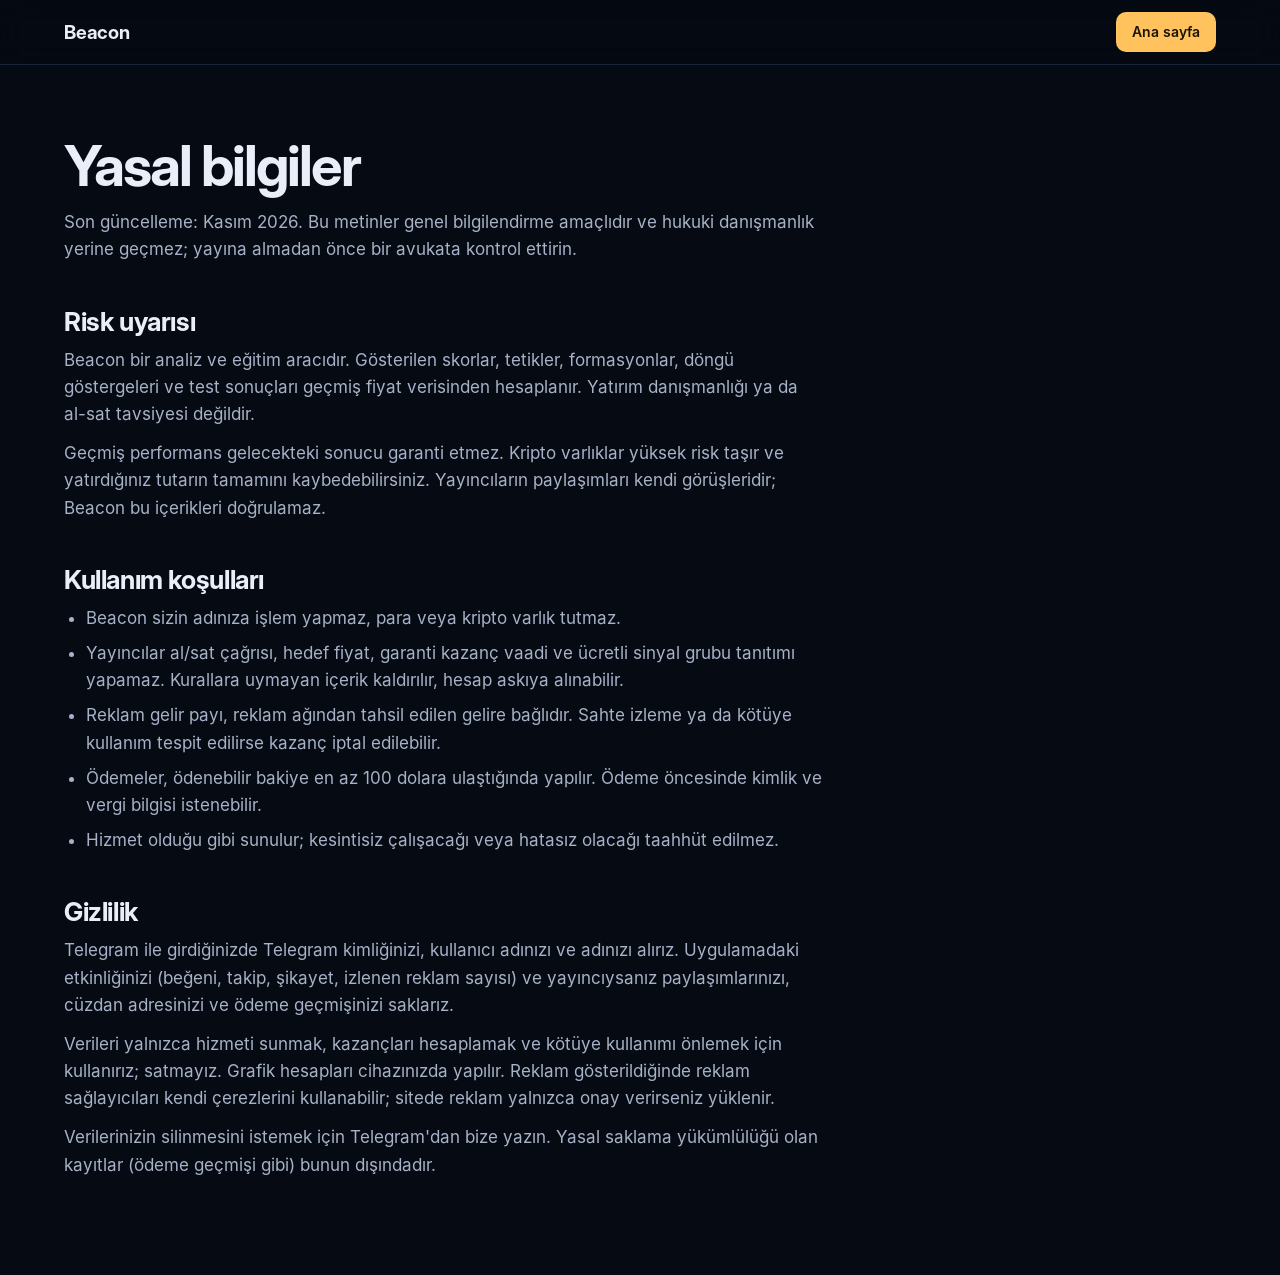
<file: site/legal.html>
<!doctype html>
<html lang="tr"><head><meta charset="utf-8"><meta name="viewport" content="width=device-width, initial-scale=1"><title>Yasal bilgiler | Beacon</title><meta name="robots" content="index,follow"><link rel="stylesheet" href="css/site.css"></head>
<body><header class="nav"><div class="wrap"><a class="brand" href="index.html">Beacon</a><nav><a class="btn" href="index.html">Ana sayfa</a></nav></div></header>
<main class="wrap"><article class="doc">
<h1>Yasal bilgiler</h1><p>Son güncelleme: Kasım 2026. Bu metinler genel bilgilendirme amaçlıdır ve hukuki danışmanlık yerine geçmez; yayına almadan önce bir avukata kontrol ettirin.</p>
<h2 id="risk">Risk uyarısı</h2>
<p>Beacon bir analiz ve eğitim aracıdır. Gösterilen skorlar, tetikler, formasyonlar, döngü göstergeleri ve test sonuçları geçmiş fiyat verisinden hesaplanır. Yatırım danışmanlığı ya da al-sat tavsiyesi değildir.</p>
<p>Geçmiş performans gelecekteki sonucu garanti etmez. Kripto varlıklar yüksek risk taşır ve yatırdığınız tutarın tamamını kaybedebilirsiniz. Yayıncıların paylaşımları kendi görüşleridir; Beacon bu içerikleri doğrulamaz.</p>
<h2 id="sartlar">Kullanım koşulları</h2>
<ul><li>Beacon sizin adınıza işlem yapmaz, para veya kripto varlık tutmaz.</li>
<li>Yayıncılar al/sat çağrısı, hedef fiyat, garanti kazanç vaadi ve ücretli sinyal grubu tanıtımı yapamaz. Kurallara uymayan içerik kaldırılır, hesap askıya alınabilir.</li>
<li>Reklam gelir payı, reklam ağından tahsil edilen gelire bağlıdır. Sahte izleme ya da kötüye kullanım tespit edilirse kazanç iptal edilebilir.</li>
<li>Ödemeler, ödenebilir bakiye en az 100 dolara ulaştığında yapılır. Ödeme öncesinde kimlik ve vergi bilgisi istenebilir.</li>
<li>Hizmet olduğu gibi sunulur; kesintisiz çalışacağı veya hatasız olacağı taahhüt edilmez.</li></ul>
<h2 id="gizlilik">Gizlilik</h2>
<p>Telegram ile girdiğinizde Telegram kimliğinizi, kullanıcı adınızı ve adınızı alırız. Uygulamadaki etkinliğinizi (beğeni, takip, şikayet, izlenen reklam sayısı) ve yayıncıysanız paylaşımlarınızı, cüzdan adresinizi ve ödeme geçmişinizi saklarız.</p>
<p>Verileri yalnızca hizmeti sunmak, kazançları hesaplamak ve kötüye kullanımı önlemek için kullanırız; satmayız. Grafik hesapları cihazınızda yapılır. Reklam gösterildiğinde reklam sağlayıcıları kendi çerezlerini kullanabilir; sitede reklam yalnızca onay verirseniz yüklenir.</p>
<p>Verilerinizin silinmesini istemek için Telegram'dan bize yazın. Yasal saklama yükümlülüğü olan kayıtlar (ödeme geçmişi gibi) bunun dışındadır.</p>
</article></main></body></html>
</file>
<file: site/css/site.css>
@font-face { font-family: 'Inter'; font-weight: 400; font-display: swap; src: url('../fonts/Inter-Regular.woff') format('woff'); }
@font-face { font-family: 'Inter'; font-weight: 500; font-display: swap; src: url('../fonts/Inter-Medium.woff') format('woff'); }
@font-face { font-family: 'Inter'; font-weight: 600; font-display: swap; src: url('../fonts/Inter-SemiBold.woff') format('woff'); }
@font-face { font-family: 'Inter Display'; font-weight: 600; font-display: swap; src: url('../fonts/InterDisplay-SemiBold.woff') format('woff'); }
@font-face { font-family: 'Inter Display'; font-weight: 700; font-display: swap; src: url('../fonts/InterDisplay-Bold.woff') format('woff'); }

:root {
  --night: #060a12; --deep: #0d1422; --rule: #1a2438; --grid: #121b2e;
  --day: #e9eef8; --day2: #dde4f1; --ink: #0b1220; --ink2: #3b4760;
  --foam: #e9eef8; --fog: #7e8ba6; --mist: #a7b2c8;
  --beam: #ffc25c; --beam-ink: #1a1204;
  --bull: #35d6a0; --bear: #ff6384; --bull-d: #0b8c68; --bear-d: #c42a49;
  --font: 'Inter', system-ui, -apple-system, 'Segoe UI', Roboto, sans-serif; --display: 'Inter Display', 'Inter', system-ui, sans-serif;
  --gut: clamp(20px, 5vw, 64px); --max: 1180px; --ease: cubic-bezier(.2, .8, .2, 1);
}
* { box-sizing: border-box; margin: 0; }
html { scroll-behavior: smooth; -webkit-text-size-adjust: 100%; }
body { background: var(--night); color: var(--foam); font: 400 17px/1.6 var(--font); -webkit-font-smoothing: antialiased; overflow-x: hidden; }
a { color: inherit; } img, svg, canvas { max-width: 100%; }
:focus-visible { outline: 2px solid var(--beam); outline-offset: 3px; border-radius: 4px; }
.num { font-variant-numeric: tabular-nums; }
.wrap { width: 100%; max-width: calc(var(--max) + 2 * var(--gut)); margin: 0 auto; padding: 0 var(--gut); }
.skip { position: absolute; left: -999px; top: 8px; background: var(--beam); color: var(--beam-ink); padding: 10px 14px; border-radius: 8px; z-index: 100; } .skip:focus { left: 8px; }

/* ——— yüzeyler ——— */
.dark { background: var(--night); color: var(--foam); }
.light { background: var(--day); color: var(--ink); }
.light .mut { color: var(--ink2); } .dark .mut { color: var(--mist); }
section { position: relative; }
.pad { padding: clamp(72px, 10vw, 128px) 0; }

/* ——— yazı ——— */
h1, h2, h3 { font-family: var(--display); font-weight: 700; letter-spacing: -.025em; line-height: 1.04; text-wrap: balance; }
h1 { font-size: clamp(44px, 7.4vw, 92px); letter-spacing: -.035em; }
h2 { font-size: clamp(32px, 4.6vw, 56px); }
h3 { font-size: clamp(20px, 2.2vw, 26px); letter-spacing: -.015em; line-height: 1.2; }
p { max-width: 62ch; text-wrap: pretty; }
.lede { font-size: clamp(18px, 1.7vw, 21px); line-height: 1.55; color: var(--mist); max-width: 54ch; }

/* ——— üst çubuk ——— */
.nav { position: sticky; top: 0; z-index: 50; background: rgba(6, 10, 18, .82); backdrop-filter: blur(14px); -webkit-backdrop-filter: blur(14px); border-bottom: 1px solid var(--rule); }
.nav .wrap { display: flex; align-items: center; gap: 28px; height: 64px; }
.brand { display: flex; align-items: center; gap: 10px; text-decoration: none; font: 700 19px/1 var(--display); letter-spacing: -.01em; }
.brand svg { width: 28px; height: 28px; }
.nav nav { display: flex; gap: 24px; margin-left: auto; font-size: 15px; color: var(--mist); }
.nav nav a { text-decoration: none; padding: 8px 0; transition: color .2s; } .nav nav a:hover { color: var(--foam); }
.btn { display: inline-flex; align-items: center; justify-content: center; gap: 10px; min-height: 48px; padding: 0 24px; border-radius: 12px; background: var(--beam); color: var(--beam-ink); font: 600 16px/1 var(--font); text-decoration: none; border: 0; cursor: pointer; transition: transform .15s var(--ease), box-shadow .2s; }
.btn:hover { box-shadow: 0 8px 28px -8px rgba(255, 194, 92, .55); transform: translateY(-1px); }
.btn.ghost { background: transparent; color: var(--foam); border: 1px solid #2a3750; } .btn.ghost:hover { border-color: var(--mist); box-shadow: none; }
.light .btn.ghost { color: var(--ink); border-color: #b9c3d7; }
.nav .btn { min-height: 40px; padding: 0 16px; font-size: 14px; border-radius: 10px; }

/* ——— hero ——— */
.hero { padding: clamp(56px, 8vw, 104px) 0 0; position: relative; overflow: clip; }
.hero::after { content: ''; position: absolute; left: 0; right: 0; bottom: 0; height: 1px; background: linear-gradient(90deg, transparent, var(--beam) 20%, var(--beam) 80%, transparent); opacity: .55; }
.hero .grid { display: grid; grid-template-columns: minmax(0, 1.05fr) minmax(0, 1fr); gap: clamp(32px, 5vw, 72px); align-items: end; }
.hero h1 { margin-bottom: 26px; }
.hero .cta { display: flex; flex-wrap: wrap; gap: 12px; margin-top: 34px; }
.hero small { display: block; margin-top: 18px; color: var(--fog); font-size: 14px; }
.chartpanel { position: relative; background: var(--deep); border: 1px solid var(--rule); border-radius: 18px; padding: 18px 18px 14px; margin-bottom: -112px; box-shadow: 0 40px 80px -30px rgba(0, 0, 0, .7); z-index: 2; overflow: hidden; }
.cp-head { display: flex; align-items: baseline; gap: 12px; flex-wrap: wrap; }
.cp-head b { font: 700 20px var(--display); } .cp-head .px { margin-left: auto; font: 600 20px var(--display); }
.cp-head .ch { font-size: 14px; }
#hero-cv { width: 100%; height: clamp(220px, 28vw, 300px); display: block; margin-top: 10px; }
.score { display: flex; align-items: center; gap: 16px; padding-top: 14px; border-top: 1px solid var(--rule); margin-top: 8px; }
.score .big { font: 700 44px/1 var(--display); letter-spacing: -.03em; min-width: 3.1ch; }
.score .v { font-weight: 600; } .score .s { font-size: 13px; color: var(--fog); }
.meter { flex: 1; height: 6px; border-radius: 3px; background: linear-gradient(90deg, var(--bear), #3a4660 50%, var(--bull)); position: relative; min-width: 60px; }
.meter i { position: absolute; top: -4px; width: 4px; height: 14px; border-radius: 2px; background: var(--foam); transform: translateX(-50%); left: 50%; transition: left .8s var(--ease); }
.beam { position: absolute; inset: 0; pointer-events: none; background: linear-gradient(100deg, transparent 38%, rgba(255, 194, 92, .14) 50%, transparent 62%); transform: translateX(-120%); }
.beam.go { animation: sweep 2.2s var(--ease) .4s 1 both; } @keyframes sweep { to { transform: translateX(120%); } }
.hero-sp { height: 112px; }
.ticker { display: flex; gap: 6px 26px; flex-wrap: wrap; margin: 40px 0 0; font-size: 14px; }
.ticker span { display: inline-flex; gap: 8px; align-items: baseline; } .ticker b { font-weight: 600; } .ticker .up { color: var(--bull); } .ticker .dn { color: var(--bear); }

/* ——— ortak bölüm düzeni ——— */
.split { display: grid; grid-template-columns: minmax(0, 5fr) minmax(0, 6fr); gap: clamp(32px, 6vw, 96px); align-items: start; }
.split.rev { grid-template-columns: minmax(0, 6fr) minmax(0, 5fr); }
.split > div > p { margin-top: 20px; }
.stack > * + * { margin-top: 20px; }

/* skor bileşenleri: kart değil, ölçekli satırlar */
.parts { display: grid; gap: 0; border-top: 1px solid #c3cde0; }
.part { display: grid; grid-template-columns: 9.5ch 1fr; gap: 6px 22px; padding: 20px 0; border-bottom: 1px solid #c3cde0; align-items: baseline; }
.part b { font: 700 19px var(--display); letter-spacing: -.01em; } .part span { color: var(--ink2); font-size: 16px; }

/* piyasa */
.mk-grid { display: grid; grid-template-columns: 1fr 1fr; gap: clamp(24px, 4vw, 56px); margin-top: 48px; }
.mk h3 { display: flex; justify-content: space-between; gap: 12px; align-items: baseline; }
.mk .val { font: 700 clamp(36px, 5vw, 56px)/1 var(--display); letter-spacing: -.03em; margin: 14px 0 6px; }
.mk canvas { width: 100%; height: 190px; display: block; margin: 12px 0; }
.mk .st { font-size: 14px; padding: 3px 10px; border-radius: 6px; font-weight: 600; background: var(--grid); color: var(--mist); white-space: nowrap; }
.mk .st.up { background: rgba(53, 214, 160, .13); color: var(--bull); } .mk .st.warn { background: rgba(255, 194, 92, .14); color: var(--beam); } .mk .st.dn { background: rgba(255, 99, 132, .13); color: var(--bear); }
.mk p { font-size: 15.5px; color: var(--mist); }
.mk-note { margin-top: 36px; padding-top: 22px; border-top: 1px solid var(--rule); font-size: 15px; color: var(--fog); max-width: 70ch; }
.proline { display: flex; flex-wrap: wrap; gap: 8px 10px; margin-top: 22px; }
.chipx { padding: 6px 12px; border: 1px solid #2a3750; border-radius: 999px; font-size: 14px; color: var(--mist); }
.chipx.pro { border-color: rgba(255, 194, 92, .5); color: var(--beam); }

/* formül */
pre.code { background: var(--night); color: var(--foam); border-radius: 14px; padding: 22px 24px; font: 500 14.5px/1.75 ui-monospace, SFMono-Regular, Menlo, Consolas, monospace; overflow-x: auto; border: 1px solid #1c2740; box-shadow: 0 24px 50px -28px rgba(11, 18, 32, .6); }
pre.code .c { color: #62708c; } pre.code .f { color: var(--beam); } pre.code .s { color: var(--bull); }
.tick { list-style: none; padding: 0; display: grid; gap: 12px; margin-top: 26px; }
.tick li { display: grid; grid-template-columns: 22px 1fr; gap: 10px; }
.tick svg { width: 20px; height: 20px; margin-top: 4px; color: var(--bull-d); } .dark .tick svg { color: var(--beam); }

/* topluluk */
.posts { display: grid; gap: 0; border-top: 1px solid var(--rule); }
.postrow { padding: 20px 0; border-bottom: 1px solid var(--rule); display: grid; gap: 6px; }
.postrow .by { font-size: 14px; color: var(--fog); } .postrow h3 { font-size: 20px; } .postrow p { font-size: 15.5px; color: var(--mist); }
.bl { display: flex; flex-wrap: wrap; gap: 8px 10px; margin-top: 20px; } .bl a { text-decoration: none; }
.soon { padding: 28px; border: 1px dashed #2a3750; border-radius: 16px; color: var(--mist); }

/* yayıncı adımları: gerçek bir sıra */
.steps { list-style: none; padding: 0; counter-reset: s; border-top: 1px solid #c3cde0; }
.steps li { counter-increment: s; display: grid; grid-template-columns: 3ch 1fr; gap: 20px; padding: 20px 0; border-bottom: 1px solid #c3cde0; }
.steps li::before { content: counter(s); font: 700 28px/1 var(--display); color: #8a6a1f; }
.steps b { display: block; font: 700 19px var(--display); margin-bottom: 4px; } .steps span { color: var(--ink2); font-size: 16px; }
.formula { margin-top: 28px; padding: 20px 22px; border-radius: 14px; background: var(--day2); font-size: 16px; color: var(--ink); max-width: 62ch; }

/* pro */
.facts { display: flex; flex-wrap: wrap; gap: 40px 64px; margin: 36px 0 12px; }
.facts div b { display: block; font: 700 clamp(40px, 5.5vw, 64px)/1 var(--display); letter-spacing: -.03em; color: var(--beam); } .facts div span { color: var(--mist); font-size: 15px; }

/* SSS */
details { border-bottom: 1px solid #c3cde0; } details:first-of-type { border-top: 1px solid #c3cde0; }
summary { cursor: pointer; list-style: none; padding: 22px 36px 22px 0; font: 600 19px/1.35 var(--display); position: relative; letter-spacing: -.01em; }
summary::-webkit-details-marker { display: none; }
summary::after { content: '+'; position: absolute; right: 4px; top: 50%; transform: translateY(-50%); font: 400 28px/1 var(--font); transition: transform .25s var(--ease); }
details[open] summary::after { transform: translateY(-50%) rotate(45deg); }
details p { padding: 0 0 24px; color: var(--ink2); }

/* alt bilgi */
footer { padding: 56px 0 40px; border-top: 1px solid var(--rule); color: var(--fog); font-size: 14.5px; }
footer .cols { display: flex; flex-wrap: wrap; gap: 28px 64px; justify-content: space-between; }
footer a { text-decoration: none; margin-right: 22px; color: var(--mist); } footer a:hover { color: var(--foam); }
footer .risk { margin-top: 30px; max-width: 90ch; font-size: 13.5px; line-height: 1.6; }

/* reklam alanları (yalnızca ads.js doldurduğunda görünür) */
.adslot { display: none; margin: 0 auto; max-width: 970px; padding: 12px 0; text-align: center; }
.adslot.on { display: block; } .adslot small { display: block; font-size: 11px; color: var(--fog); margin-bottom: 4px; letter-spacing: .04em; }
.adband { padding: 8px 0; } .adband.light { background: var(--day2); }
.consent { position: fixed; left: 16px; right: 16px; bottom: 16px; z-index: 80; max-width: 560px; margin: 0 auto; background: var(--deep); border: 1px solid #2a3750; border-radius: 14px; padding: 18px; display: none; box-shadow: 0 20px 60px rgba(0, 0, 0, .6); }
.consent.on { display: block; } .consent p { font-size: 14.5px; color: var(--mist); } .consent .row { display: flex; gap: 10px; margin-top: 14px; flex-wrap: wrap; } .consent .btn { min-height: 42px; font-size: 14.5px; padding: 0 18px; }

/* yasal sayfa */
.doc { max-width: 760px; padding: 72px 0 96px; } .doc h1 { font-size: clamp(36px, 5vw, 56px); margin-bottom: 14px; } .doc h2 { font-size: 26px; margin: 44px 0 12px; letter-spacing: -.015em; } .doc p, .doc li { color: var(--mist); max-width: none; } .doc ul { padding-left: 22px; display: grid; gap: 8px; margin-top: 10px; } .doc p + p { margin-top: 12px; }

@media (max-width: 860px) {
  .nav nav a:not(.btn) { display: none; } .nav nav { margin-left: auto; }
  .hero .grid, .split, .split.rev, .mk-grid { grid-template-columns: 1fr; }
  .chartpanel { margin-bottom: -72px; } .hero-sp { height: 72px; }
  .part { grid-template-columns: 1fr; gap: 4px; }
  body { font-size: 16.5px; }
}
@media (prefers-reduced-motion: reduce) { html { scroll-behavior: auto; } .beam.go { animation: none; } * { transition: none !important; } }
</file>
<file: beacon/web/css/app.css>
/* Beacon: abyss-navy zemin, tek marka rengi (amber "ışın"), yükseliş/düşüş için yeşil/kırmızı. */
@font-face { font-family: 'Inter'; font-weight: 400; font-display: swap; src: url('../fonts/Inter-Regular.woff') format('woff'); }
@font-face { font-family: 'Inter'; font-weight: 500; font-display: swap; src: url('../fonts/Inter-Medium.woff') format('woff'); }
@font-face { font-family: 'Inter'; font-weight: 600; font-display: swap; src: url('../fonts/Inter-SemiBold.woff') format('woff'); }
@font-face { font-family: 'Inter Display'; font-weight: 600; font-display: swap; src: url('../fonts/InterDisplay-SemiBold.woff') format('woff'); }
@font-face { font-family: 'Inter Display'; font-weight: 700; font-display: swap; src: url('../fonts/InterDisplay-Bold.woff') format('woff'); }

:root {
  color-scheme: dark;
  --abyss: #060a12; --deep: #0d1422; --rule: #1a2438; --grid: #121b2e;
  --foam: #e9eef8; --fog: #7e8ba6; --mist: #a7b2c8;
  --beam: #ffc25c; --beam-dim: rgba(255, 194, 92, .14);
  --bull: #35d6a0; --bear: #ff6384;
  --font: 'Inter', system-ui, -apple-system, 'Segoe UI', Roboto, sans-serif;
  --display: 'Inter Display', 'Inter', system-ui, sans-serif;
  --gut: 16px;
  --top: max(env(safe-area-inset-top, 0px), calc(var(--tg-safe-area-inset-top, 0px) + var(--tg-content-safe-area-inset-top, 0px)));
  --bottom: max(env(safe-area-inset-bottom, 0px), var(--tg-safe-area-inset-bottom, 0px));
  --ease: cubic-bezier(.2, .8, .2, 1);
}
* { box-sizing: border-box; margin: 0; -webkit-tap-highlight-color: transparent; }
html, body { background: var(--abyss); color: var(--foam); font: 400 15px/1.45 var(--font); -webkit-font-smoothing: antialiased; }
body { min-height: 100dvh; overflow-x: hidden; font-variant-numeric: tabular-nums; }
button { font: inherit; color: inherit; background: none; border: 0; cursor: pointer; padding: 0; }
button:focus-visible, [tabindex]:focus-visible { outline: 2px solid var(--beam); outline-offset: 2px; border-radius: 6px; }
.num { font-variant-numeric: tabular-nums; }
.up { color: var(--bull); } .down { color: var(--bear); } .dim { color: var(--fog); }
.sr { position: absolute; width: 1px; height: 1px; overflow: hidden; clip: rect(0 0 0 0); }

#app { max-width: 560px; margin: 0 auto; min-height: 100dvh; padding-top: var(--top); padding-bottom: calc(64px + var(--bottom)); position: relative; }

/* ——— üst şerit ——— */
.top { display: flex; align-items: center; gap: 12px; padding: 10px var(--gut) 8px; position: sticky; top: 0; z-index: 20;
  background: linear-gradient(var(--abyss) 80%, rgba(6, 10, 18, 0)); }
.sym { display: flex; align-items: center; gap: 8px; min-height: 44px; padding-right: 4px; }
.mark { width: 26px; height: 26px; flex: none; }
.sym b { font: 700 18px/1 var(--display); letter-spacing: -.01em; }
.sym small { font-size: 12px; color: var(--fog); margin-left: -4px; }
.sym svg.chev { width: 14px; height: 14px; color: var(--fog); }
.px { margin-left: auto; text-align: right; }
.px #price { font: 700 19px/1.1 var(--display); letter-spacing: -.01em; }
.px #chg { font-size: 12.5px; font-weight: 500; }
.live { position: absolute; right: var(--gut); top: calc(100% - 4px); display: flex; align-items: center; gap: 6px; font-size: 11px; color: var(--fog); }
.live i { width: 6px; height: 6px; border-radius: 50%; background: var(--fog); }
.live.ok i { background: var(--bull); box-shadow: 0 0 0 0 rgba(53, 214, 160, .6); animation: ping 2.4s infinite; }
.live.err i { background: var(--bear); }
@keyframes ping { 0% { box-shadow: 0 0 0 0 rgba(53, 214, 160, .5); } 70%, 100% { box-shadow: 0 0 0 7px rgba(53, 214, 160, 0); } }

/* ——— görünümler ——— */
.view { display: none; }
.view.on { display: block; animation: rise .35s var(--ease) both; }
@keyframes rise { from { opacity: 0; transform: translateY(6px); } to { opacity: 1; transform: none; } }

.seg { display: flex; gap: 2px; padding: 0 var(--gut); margin: 14px 0 8px; align-items: center; }
.seg button { min-width: 40px; min-height: 36px; padding: 0 10px; border-radius: 10px; color: var(--fog); font-weight: 600; font-size: 13.5px; transition: color .2s, background .2s; }
.seg button[aria-pressed="true"] { color: var(--abyss); background: var(--beam); }
.seg .gap { flex: 1; }
.seg .tool { min-width: 36px; padding: 0 8px; color: var(--mist); }
.seg .tool svg { width: 18px; height: 18px; display: block; }

.chartwrap { position: relative; height: clamp(300px, 46dvh, 460px); border-block: 1px solid var(--rule); background: var(--abyss); touch-action: pan-y; }
.chartwrap canvas { display: block; touch-action: none; }
#chartMsg { position: absolute; inset: 0; display: none; place-items: center; text-align: center; padding: 24px; color: var(--mist); background: rgba(6, 10, 18, .86); font-size: 14px; }
#chartMsg.on { display: grid; }
#chartMsg button { margin-top: 12px; padding: 10px 18px; border-radius: 10px; background: var(--beam); color: var(--abyss); font-weight: 600; }
.skel { position: absolute; inset: 0; background: linear-gradient(100deg, transparent 30%, rgba(255, 194, 92, .07) 50%, transparent 70%); background-size: 220% 100%; animation: shimmer 1.4s linear infinite; }
@keyframes shimmer { from { background-position: 120% 0; } to { background-position: -120% 0; } }
#tip { position: absolute; left: 10px; top: 8px; pointer-events: none; font-size: 11.5px; color: var(--mist); display: none; gap: 10px; flex-wrap: wrap; background: rgba(6, 10, 18, .72); padding: 2px 6px; border-radius: 6px; }
#tip.on { display: flex; }
#tip b { color: var(--foam); font-weight: 600; }

.layers { display: flex; gap: 8px; padding: 10px var(--gut); overflow-x: auto; scrollbar-width: none; }
.layers::-webkit-scrollbar { display: none; }
.chip { flex: none; min-height: 32px; padding: 0 12px; border-radius: 16px; border: 1px solid var(--rule); color: var(--fog); font-size: 12.5px; font-weight: 500; transition: .2s; }
.chip[aria-pressed="true"] { color: var(--beam); border-color: rgba(255, 194, 92, .5); background: var(--beam-dim); }

/* ——— bölümler (kart değil; çizgiyle ayrılır) ——— */
.sec { padding: 22px var(--gut); border-bottom: 1px solid var(--rule); }
.sec > h2 { font: 600 12px/1 var(--font); letter-spacing: .09em; text-transform: uppercase; color: var(--fog); margin-bottom: 14px; }
.note { font-size: 12.5px; color: var(--fog); line-height: 1.5; }

/* ——— Beacon kadranı ——— */
.dialwrap { position: relative; width: min(100%, 330px); margin: 0 auto; }
.dialwrap svg { display: block; width: 100%; height: auto; overflow: visible; }
.dial-read { position: absolute; left: 0; right: 0; top: 41%; text-align: center; }
.dial-read .big { font: 700 clamp(52px, 17vw, 68px)/1 var(--display); letter-spacing: -.035em; }
.dial-read .verd { margin-top: 6px; font-weight: 600; font-size: 14.5px; }
.dial-read .sub { font-size: 12px; color: var(--fog); margin-top: 2px; }
.tickl { stroke: var(--rule); stroke-width: 1.6; stroke-linecap: round; }
.tickl.maj { stroke: #2a3752; stroke-width: 2.2; }
.tickl.lit { transition: stroke .5s var(--ease); }
#ptr { transform-origin: 130px 130px; transition: transform 1.1s cubic-bezier(.2, 1.25, .3, 1); }
.beamfx { position: absolute; left: 50%; top: 0; width: 100%; aspect-ratio: 1; transform: translateX(-50%); border-radius: 50%; pointer-events: none; opacity: 0;
  background: conic-gradient(from -110deg, rgba(255, 194, 92, 0) 0deg, rgba(255, 194, 92, .22) 12deg, rgba(255, 194, 92, 0) 14deg); mask: radial-gradient(circle, transparent 52%, #000 53%, #000 70%, transparent 71%); -webkit-mask: radial-gradient(circle, transparent 52%, #000 53%, #000 70%, transparent 71%); }
.beamfx.go { animation: sweep 1.3s var(--ease) 1; }
@keyframes sweep { 0% { opacity: 0; transform: translateX(-50%) rotate(0); } 12% { opacity: 1; } 100% { opacity: 0; transform: translateX(-50%) rotate(220deg); } }

.facts { margin-top: 20px; display: grid; gap: 11px; }
.fact { display: grid; grid-template-columns: 78px 1fr 40px; align-items: center; gap: 10px; font-size: 13px; }
.fact .bar { position: relative; height: 6px; border-radius: 3px; background: var(--grid); }
.fact .bar::after { content: ''; position: absolute; left: 50%; top: -3px; bottom: -3px; width: 1px; background: #2a3752; }
.fact .bar i { position: absolute; top: 0; bottom: 0; border-radius: 3px; transition: width .9s var(--ease), left .9s var(--ease), background .3s; }
.fact .v { text-align: right; font-weight: 600; }

.hz { display: grid; grid-template-columns: 1fr 1fr; }
.hz button { text-align: left; padding: 0 var(--gut) 0 0; }
.hz button + button { padding: 0 0 0 var(--gut); border-left: 1px solid var(--rule); }
.hz .t { font-size: 12px; color: var(--fog); }
.hz .s { font: 700 34px/1.1 var(--display); letter-spacing: -.02em; margin: 4px 0 2px; }
.hz .d { font-size: 13px; font-weight: 600; }
.hz .m { font-size: 11.5px; color: var(--fog); margin-top: 6px; }

.trig-h { display: flex; align-items: center; gap: 10px; }
.badge { padding: 3px 9px; border-radius: 6px; font-size: 12px; font-weight: 600; }
.badge.long { color: var(--bull); background: rgba(53, 214, 160, .12); }
.badge.short { color: var(--bear); background: rgba(255, 99, 132, .12); }
.badge.flat { color: var(--mist); background: rgba(126, 139, 166, .14); }
.lvls { display: grid; grid-template-columns: repeat(4, 1fr); gap: 8px; margin: 14px 0 10px; }
.lvls div span { display: block; font-size: 11px; color: var(--fog); }
.lvls div b { font-size: 13px; font-weight: 600; }
.trig-st { font-size: 14px; font-weight: 600; margin-top: 4px; }

/* ——— tarayıcı ——— */
.chips { display: flex; gap: 8px; padding: 14px var(--gut) 6px; }
.heat { padding: 6px var(--gut) 0; }
.hrow { display: grid; grid-template-columns: 1.1fr repeat(5, 1fr); gap: 4px; align-items: stretch; margin-bottom: 4px; }
.hrow.head { color: var(--fog); font-size: 11.5px; font-weight: 600; margin-bottom: 6px; }
.hrow.head span { text-align: center; }
.hname { display: flex; align-items: center; gap: 6px; min-height: 46px; font-weight: 600; }
.hname small { color: var(--fog); font-weight: 400; font-size: 11px; display: block; }
.cell { min-height: 46px; border-radius: 8px; display: grid; place-items: center; font-weight: 600; font-size: 14px; position: relative; transition: transform .15s, background .4s; }
.cell:active { transform: scale(.96); }
.cell.na { background: var(--deep); color: var(--fog); font-weight: 400; }
.cell.lock { background: repeating-linear-gradient(135deg, var(--deep) 0 6px, #0a101c 6px 12px); color: var(--fog); }
.cell svg { width: 14px; height: 14px; }
.legend { display: flex; align-items: center; gap: 8px; padding: 12px var(--gut) 18px; font-size: 11.5px; color: var(--fog); }
.legend .ramp { flex: 1; height: 6px; border-radius: 3px; background: linear-gradient(90deg, var(--bear), var(--grid) 50%, var(--bull)); }

/* ——— performans ——— */
.kpis { display: grid; grid-template-columns: repeat(3, 1fr); gap: 18px 12px; }
.kpi span { display: block; font-size: 11.5px; color: var(--fog); }
.kpi b { font: 700 24px/1.15 var(--display); letter-spacing: -.02em; }
#eq { width: 100%; height: 150px; display: block; }
.trades { list-style: none; padding: 0; }
.trades li { display: grid; grid-template-columns: 1fr auto auto; gap: 12px; padding: 10px 0; border-bottom: 1px solid var(--grid); font-size: 13.5px; align-items: center; }
.trades li:last-child { border: 0; }
.warn { padding: 12px 14px; border-left: 2px solid var(--beam); background: var(--beam-dim); border-radius: 0 8px 8px 0; font-size: 13px; color: var(--mist); }

/* ——— Pro ——— */
.pro-hero { padding: 28px var(--gut) 22px; border-bottom: 1px solid var(--rule); }
.pro-hero .st { font: 700 40px/1.05 var(--display); letter-spacing: -.03em; }
.pro-hero .st.on { color: var(--beam); }
.cta { display: flex; align-items: center; justify-content: center; gap: 10px; width: 100%; min-height: 54px; margin-top: 18px; border-radius: 14px; background: var(--beam); color: #1a1204; font-weight: 700; font-size: 16px; transition: transform .15s, opacity .2s; }
.cta:active { transform: scale(.98); }
.cta[disabled] { opacity: .45; cursor: default; }
.cta.ghost { background: transparent; color: var(--mist); border: 1px solid var(--rule); font-weight: 600; }
.list { list-style: none; padding: 0; display: grid; gap: 12px; }
.list li { display: grid; grid-template-columns: 22px 1fr; gap: 8px; font-size: 14px; }
.list svg { width: 18px; height: 18px; color: var(--beam); margin-top: 2px; }
.linkb { color: var(--beam); font-weight: 600; text-decoration: underline; text-underline-offset: 3px; }

/* ——— dock ——— */
.dock { position: fixed; left: 0; right: 0; bottom: 0; z-index: 30; display: flex; justify-content: center; padding-bottom: var(--bottom); background: rgba(6, 10, 18, .92); backdrop-filter: blur(14px); -webkit-backdrop-filter: blur(14px); border-top: 1px solid var(--rule); }
.dock > div { display: grid; grid-template-columns: repeat(4, 1fr); width: 100%; max-width: 560px; }
.dock button { display: grid; justify-items: center; gap: 3px; padding: 9px 0 8px; min-height: 56px; font-size: 11px; font-weight: 500; color: var(--fog); transition: color .2s; }
.dock button svg { width: 22px; height: 22px; }
.dock button[aria-current="page"] { color: var(--beam); }

/* ——— sayfa altı sac ve modal ——— */
.scrim { position: fixed; inset: 0; z-index: 40; background: rgba(2, 5, 10, .66); display: none; align-items: flex-end; justify-content: center; }
.scrim.on { display: flex; animation: fade .2s both; }
@keyframes fade { from { opacity: 0; } }
.panel { width: 100%; max-width: 560px; max-height: 86dvh; overflow: auto; background: var(--deep); border-radius: 20px 20px 0 0; border-top: 1px solid var(--rule); padding: 8px var(--gut) calc(18px + var(--bottom)); animation: slide .3s var(--ease) both; }
@keyframes slide { from { transform: translateY(40px); opacity: 0; } }
.panel .grab { width: 36px; height: 4px; border-radius: 2px; background: var(--rule); margin: 6px auto 14px; }
.panel h3 { font: 700 20px/1.2 var(--display); letter-spacing: -.01em; margin-bottom: 8px; }
.panel p { color: var(--mist); font-size: 14px; margin-bottom: 10px; }
.crow { display: flex; align-items: center; gap: 12px; width: 100%; min-height: 54px; border-bottom: 1px solid var(--grid); text-align: left; }
.crow b { font-weight: 600; } .crow small { color: var(--fog); display: block; font-size: 12px; }
.crow .r { margin-left: auto; color: var(--fog); font-size: 12px; display: flex; align-items: center; gap: 6px; }
.crow svg { width: 15px; height: 15px; }

.toast { position: fixed; left: 50%; bottom: calc(76px + var(--bottom)); transform: translate(-50%, 12px); z-index: 60; background: var(--foam); color: var(--abyss); padding: 10px 16px; border-radius: 12px; font-weight: 600; font-size: 14px; opacity: 0; pointer-events: none; transition: .25s var(--ease); max-width: calc(100% - 32px); text-align: center; }
.toast.on { opacity: 1; transform: translate(-50%, 0); }

@media (prefers-reduced-motion: reduce) {
  *, *::before, *::after { animation-duration: .01ms !important; animation-iteration-count: 1 !important; transition-duration: .01ms !important; }
}
#perfTitle { text-transform: none; letter-spacing: .02em; font-size: 13px; }

.sec-head { display: flex; align-items: center; justify-content: space-between; margin-bottom: 14px; }
.sec-head h2 { margin: 0; }
.gear { width: 36px; height: 36px; display: grid; place-items: center; color: var(--mist); border-radius: 10px; }
.gear svg { width: 20px; height: 20px; }
.rng { display: block; margin: 16px 0; font-size: 14px; color: var(--mist); }
.rng span { display: flex; justify-content: space-between; margin-bottom: 6px; }
.rng b { color: var(--foam); }
.rng input { width: 100%; accent-color: var(--beam); min-height: 28px; }
.idrow { display: flex; align-items: center; gap: 10px; }
.idrow code { flex: 1; font: 600 16px/1.2 var(--font); padding: 11px 12px; border: 1px solid var(--rule); border-radius: 10px; overflow-wrap: anywhere; }
.grant { display: grid; grid-template-columns: 1.3fr 1fr; gap: 8px; }
.grant input, .grant select { min-height: 44px; border-radius: 10px; border: 1px solid var(--rule); background: var(--deep); color: var(--foam); padding: 0 12px; font: inherit; }
.grant input:last-child { grid-column: 1 / -1; }
.gout { margin-top: 12px; padding: 12px; border-radius: 10px; background: var(--deep); border: 1px solid var(--rule); color: var(--beam); font: 500 12.5px/1.5 ui-monospace, Menlo, Consolas, monospace; white-space: pre-wrap; overflow-wrap: anywhere; }
[hidden] { display: none !important; }
.fm-lv { display: grid; grid-template-columns: repeat(3, 1fr); gap: 8px; margin: 14px 0 10px; }
.fm-lv div span { display: block; font-size: 11px; color: var(--fog); }
.fm-lv div b { font-size: 13px; font-weight: 600; }
.sec-head h2 { font: 600 12px/1 var(--font); letter-spacing: .09em; text-transform: uppercase; color: var(--fog); }
.grant { grid-template-columns: minmax(0, 1.3fr) minmax(0, 1fr); }
.grant input, .grant select { width: 100%; min-width: 0; }
.chk { display: grid; grid-template-columns: 24px 1fr; gap: 10px; align-items: start; margin: 16px 0 4px; font-size: 14px; color: var(--mist); min-height: 44px; }
.chk input { width: 20px; height: 20px; accent-color: var(--beam); margin: 2px 0 0; }
</file>
<file: web/hakkinda/css/site.css>
@font-face { font-family: 'Inter'; font-weight: 400; font-display: swap; src: url('../fonts/Inter-Regular.woff') format('woff'); }
@font-face { font-family: 'Inter'; font-weight: 500; font-display: swap; src: url('../fonts/Inter-Medium.woff') format('woff'); }
@font-face { font-family: 'Inter'; font-weight: 600; font-display: swap; src: url('../fonts/Inter-SemiBold.woff') format('woff'); }
@font-face { font-family: 'Inter Display'; font-weight: 600; font-display: swap; src: url('../fonts/InterDisplay-SemiBold.woff') format('woff'); }
@font-face { font-family: 'Inter Display'; font-weight: 700; font-display: swap; src: url('../fonts/InterDisplay-Bold.woff') format('woff'); }

:root {
  --night: #060a12; --deep: #0d1422; --rule: #1a2438; --grid: #121b2e;
  --day: #e9eef8; --day2: #dde4f1; --ink: #0b1220; --ink2: #3b4760;
  --foam: #e9eef8; --fog: #7e8ba6; --mist: #a7b2c8;
  --beam: #ffc25c; --beam-ink: #1a1204;
  --bull: #35d6a0; --bear: #ff6384; --bull-d: #0b8c68; --bear-d: #c42a49;
  --font: 'Inter', system-ui, -apple-system, 'Segoe UI', Roboto, sans-serif; --display: 'Inter Display', 'Inter', system-ui, sans-serif;
  --gut: clamp(20px, 5vw, 64px); --max: 1180px; --ease: cubic-bezier(.2, .8, .2, 1);
}
* { box-sizing: border-box; margin: 0; }
html { scroll-behavior: smooth; -webkit-text-size-adjust: 100%; }
body { background: var(--night); color: var(--foam); font: 400 17px/1.6 var(--font); -webkit-font-smoothing: antialiased; overflow-x: hidden; }
a { color: inherit; } img, svg, canvas { max-width: 100%; }
:focus-visible { outline: 2px solid var(--beam); outline-offset: 3px; border-radius: 4px; }
.num { font-variant-numeric: tabular-nums; }
.wrap { width: 100%; max-width: calc(var(--max) + 2 * var(--gut)); margin: 0 auto; padding: 0 var(--gut); }
.skip { position: absolute; left: -999px; top: 8px; background: var(--beam); color: var(--beam-ink); padding: 10px 14px; border-radius: 8px; z-index: 100; } .skip:focus { left: 8px; }

/* ——— yüzeyler ——— */
.dark { background: var(--night); color: var(--foam); }
.light { background: var(--day); color: var(--ink); }
.light .mut { color: var(--ink2); } .dark .mut { color: var(--mist); }
section { position: relative; }
.pad { padding: clamp(72px, 10vw, 128px) 0; }

/* ——— yazı ——— */
h1, h2, h3 { font-family: var(--display); font-weight: 700; letter-spacing: -.025em; line-height: 1.04; text-wrap: balance; }
h1 { font-size: clamp(44px, 7.4vw, 92px); letter-spacing: -.035em; }
h2 { font-size: clamp(32px, 4.6vw, 56px); }
h3 { font-size: clamp(20px, 2.2vw, 26px); letter-spacing: -.015em; line-height: 1.2; }
p { max-width: 62ch; text-wrap: pretty; }
.lede { font-size: clamp(18px, 1.7vw, 21px); line-height: 1.55; color: var(--mist); max-width: 54ch; }

/* ——— üst çubuk ——— */
.nav { position: sticky; top: 0; z-index: 50; background: rgba(6, 10, 18, .82); backdrop-filter: blur(14px); -webkit-backdrop-filter: blur(14px); border-bottom: 1px solid var(--rule); }
.nav .wrap { display: flex; align-items: center; gap: 28px; height: 64px; }
.brand { display: flex; align-items: center; gap: 10px; text-decoration: none; font: 700 19px/1 var(--display); letter-spacing: -.01em; }
.brand svg { width: 28px; height: 28px; }
.nav nav { display: flex; gap: 24px; margin-left: auto; font-size: 15px; color: var(--mist); }
.nav nav a { text-decoration: none; padding: 8px 0; transition: color .2s; } .nav nav a:hover { color: var(--foam); }
.btn { display: inline-flex; align-items: center; justify-content: center; gap: 10px; min-height: 48px; padding: 0 24px; border-radius: 12px; background: var(--beam); color: var(--beam-ink); font: 600 16px/1 var(--font); text-decoration: none; border: 0; cursor: pointer; transition: transform .15s var(--ease), box-shadow .2s; }
.btn:hover { box-shadow: 0 8px 28px -8px rgba(255, 194, 92, .55); transform: translateY(-1px); }
.btn.ghost { background: transparent; color: var(--foam); border: 1px solid #2a3750; } .btn.ghost:hover { border-color: var(--mist); box-shadow: none; }
.light .btn.ghost { color: var(--ink); border-color: #b9c3d7; }
.nav .btn { min-height: 40px; padding: 0 16px; font-size: 14px; border-radius: 10px; }

/* ——— hero ——— */
.hero { padding: clamp(56px, 8vw, 104px) 0 0; position: relative; overflow: clip; }
.hero::after { content: ''; position: absolute; left: 0; right: 0; bottom: 0; height: 1px; background: linear-gradient(90deg, transparent, var(--beam) 20%, var(--beam) 80%, transparent); opacity: .55; }
.hero .grid { display: grid; grid-template-columns: minmax(0, 1.05fr) minmax(0, 1fr); gap: clamp(32px, 5vw, 72px); align-items: end; }
.hero h1 { margin-bottom: 26px; }
.hero .cta { display: flex; flex-wrap: wrap; gap: 12px; margin-top: 34px; }
.hero small { display: block; margin-top: 18px; color: var(--fog); font-size: 14px; }
.chartpanel { position: relative; background: var(--deep); border: 1px solid var(--rule); border-radius: 18px; padding: 18px 18px 14px; margin-bottom: -112px; box-shadow: 0 40px 80px -30px rgba(0, 0, 0, .7); z-index: 2; overflow: hidden; }
.cp-head { display: flex; align-items: baseline; gap: 12px; flex-wrap: wrap; }
.cp-head b { font: 700 20px var(--display); } .cp-head .px { margin-left: auto; font: 600 20px var(--display); }
.cp-head .ch { font-size: 14px; }
#hero-cv { width: 100%; height: clamp(220px, 28vw, 300px); display: block; margin-top: 10px; }
.score { display: flex; align-items: center; gap: 16px; padding-top: 14px; border-top: 1px solid var(--rule); margin-top: 8px; }
.score .big { font: 700 44px/1 var(--display); letter-spacing: -.03em; min-width: 3.1ch; }
.score .v { font-weight: 600; } .score .s { font-size: 13px; color: var(--fog); }
.meter { flex: 1; height: 6px; border-radius: 3px; background: linear-gradient(90deg, var(--bear), #3a4660 50%, var(--bull)); position: relative; min-width: 60px; }
.meter i { position: absolute; top: -4px; width: 4px; height: 14px; border-radius: 2px; background: var(--foam); transform: translateX(-50%); left: 50%; transition: left .8s var(--ease); }
.beam { position: absolute; inset: 0; pointer-events: none; background: linear-gradient(100deg, transparent 38%, rgba(255, 194, 92, .14) 50%, transparent 62%); transform: translateX(-120%); }
.beam.go { animation: sweep 2.2s var(--ease) .4s 1 both; } @keyframes sweep { to { transform: translateX(120%); } }
.hero-sp { height: 112px; }
.ticker { display: flex; gap: 6px 26px; flex-wrap: wrap; margin: 40px 0 0; font-size: 14px; }
.ticker span { display: inline-flex; gap: 8px; align-items: baseline; } .ticker b { font-weight: 600; } .ticker .up { color: var(--bull); } .ticker .dn { color: var(--bear); }

/* ——— ortak bölüm düzeni ——— */
.split { display: grid; grid-template-columns: minmax(0, 5fr) minmax(0, 6fr); gap: clamp(32px, 6vw, 96px); align-items: start; }
.split.rev { grid-template-columns: minmax(0, 6fr) minmax(0, 5fr); }
.split > div > p { margin-top: 20px; }
.stack > * + * { margin-top: 20px; }

/* skor bileşenleri: kart değil, ölçekli satırlar */
.parts { display: grid; gap: 0; border-top: 1px solid #c3cde0; }
.part { display: grid; grid-template-columns: 9.5ch 1fr; gap: 6px 22px; padding: 20px 0; border-bottom: 1px solid #c3cde0; align-items: baseline; }
.part b { font: 700 19px var(--display); letter-spacing: -.01em; } .part span { color: var(--ink2); font-size: 16px; }

/* piyasa */
.mk-grid { display: grid; grid-template-columns: 1fr 1fr; gap: clamp(24px, 4vw, 56px); margin-top: 48px; }
.mk h3 { display: flex; justify-content: space-between; gap: 12px; align-items: baseline; }
.mk .val { font: 700 clamp(36px, 5vw, 56px)/1 var(--display); letter-spacing: -.03em; margin: 14px 0 6px; }
.mk canvas { width: 100%; height: 190px; display: block; margin: 12px 0; }
.mk .st { font-size: 14px; padding: 3px 10px; border-radius: 6px; font-weight: 600; background: var(--grid); color: var(--mist); white-space: nowrap; }
.mk .st.up { background: rgba(53, 214, 160, .13); color: var(--bull); } .mk .st.warn { background: rgba(255, 194, 92, .14); color: var(--beam); } .mk .st.dn { background: rgba(255, 99, 132, .13); color: var(--bear); }
.mk p { font-size: 15.5px; color: var(--mist); }
.mk-note { margin-top: 36px; padding-top: 22px; border-top: 1px solid var(--rule); font-size: 15px; color: var(--fog); max-width: 70ch; }
.proline { display: flex; flex-wrap: wrap; gap: 8px 10px; margin-top: 22px; }
.chipx { padding: 6px 12px; border: 1px solid #2a3750; border-radius: 999px; font-size: 14px; color: var(--mist); }
.chipx.pro { border-color: rgba(255, 194, 92, .5); color: var(--beam); }

/* formül */
pre.code { background: var(--night); color: var(--foam); border-radius: 14px; padding: 22px 24px; font: 500 14.5px/1.75 ui-monospace, SFMono-Regular, Menlo, Consolas, monospace; overflow-x: auto; border: 1px solid #1c2740; box-shadow: 0 24px 50px -28px rgba(11, 18, 32, .6); }
pre.code .c { color: #62708c; } pre.code .f { color: var(--beam); } pre.code .s { color: var(--bull); }
.tick { list-style: none; padding: 0; display: grid; gap: 12px; margin-top: 26px; }
.tick li { display: grid; grid-template-columns: 22px 1fr; gap: 10px; }
.tick svg { width: 20px; height: 20px; margin-top: 4px; color: var(--bull-d); } .dark .tick svg { color: var(--beam); }

/* topluluk */
.posts { display: grid; gap: 0; border-top: 1px solid var(--rule); }
.postrow { padding: 20px 0; border-bottom: 1px solid var(--rule); display: grid; gap: 6px; }
.postrow .by { font-size: 14px; color: var(--fog); } .postrow h3 { font-size: 20px; } .postrow p { font-size: 15.5px; color: var(--mist); }
.bl { display: flex; flex-wrap: wrap; gap: 8px 10px; margin-top: 20px; } .bl a { text-decoration: none; }
.soon { padding: 28px; border: 1px dashed #2a3750; border-radius: 16px; color: var(--mist); }

/* yayıncı adımları: gerçek bir sıra */
.steps { list-style: none; padding: 0; counter-reset: s; border-top: 1px solid #c3cde0; }
.steps li { counter-increment: s; display: grid; grid-template-columns: 3ch 1fr; gap: 20px; padding: 20px 0; border-bottom: 1px solid #c3cde0; }
.steps li::before { content: counter(s); font: 700 28px/1 var(--display); color: #8a6a1f; }
.steps b { display: block; font: 700 19px var(--display); margin-bottom: 4px; } .steps span { color: var(--ink2); font-size: 16px; }
.formula { margin-top: 28px; padding: 20px 22px; border-radius: 14px; background: var(--day2); font-size: 16px; color: var(--ink); max-width: 62ch; }

/* pro */
.facts { display: flex; flex-wrap: wrap; gap: 40px 64px; margin: 36px 0 12px; }
.facts div b { display: block; font: 700 clamp(40px, 5.5vw, 64px)/1 var(--display); letter-spacing: -.03em; color: var(--beam); } .facts div span { color: var(--mist); font-size: 15px; }

/* SSS */
details { border-bottom: 1px solid #c3cde0; } details:first-of-type { border-top: 1px solid #c3cde0; }
summary { cursor: pointer; list-style: none; padding: 22px 36px 22px 0; font: 600 19px/1.35 var(--display); position: relative; letter-spacing: -.01em; }
summary::-webkit-details-marker { display: none; }
summary::after { content: '+'; position: absolute; right: 4px; top: 50%; transform: translateY(-50%); font: 400 28px/1 var(--font); transition: transform .25s var(--ease); }
details[open] summary::after { transform: translateY(-50%) rotate(45deg); }
details p { padding: 0 0 24px; color: var(--ink2); }

/* alt bilgi */
footer { padding: 56px 0 40px; border-top: 1px solid var(--rule); color: var(--fog); font-size: 14.5px; }
footer .cols { display: flex; flex-wrap: wrap; gap: 28px 64px; justify-content: space-between; }
footer a { text-decoration: none; margin-right: 22px; color: var(--mist); } footer a:hover { color: var(--foam); }
footer .risk { margin-top: 30px; max-width: 90ch; font-size: 13.5px; line-height: 1.6; }

/* reklam alanları (yalnızca ads.js doldurduğunda görünür) */
.adslot { display: none; margin: 0 auto; max-width: 970px; padding: 12px 0; text-align: center; }
.adslot.on { display: block; } .adslot small { display: block; font-size: 11px; color: var(--fog); margin-bottom: 4px; letter-spacing: .04em; }
.adband { padding: 8px 0; } .adband.light { background: var(--day2); }
.consent { position: fixed; left: 16px; right: 16px; bottom: 16px; z-index: 80; max-width: 560px; margin: 0 auto; background: var(--deep); border: 1px solid #2a3750; border-radius: 14px; padding: 18px; display: none; box-shadow: 0 20px 60px rgba(0, 0, 0, .6); }
.consent.on { display: block; } .consent p { font-size: 14.5px; color: var(--mist); } .consent .row { display: flex; gap: 10px; margin-top: 14px; flex-wrap: wrap; } .consent .btn { min-height: 42px; font-size: 14.5px; padding: 0 18px; }

/* yasal sayfa */
.doc { max-width: 760px; padding: 72px 0 96px; } .doc h1 { font-size: clamp(36px, 5vw, 56px); margin-bottom: 14px; } .doc h2 { font-size: 26px; margin: 44px 0 12px; letter-spacing: -.015em; } .doc p, .doc li { color: var(--mist); max-width: none; } .doc ul { padding-left: 22px; display: grid; gap: 8px; margin-top: 10px; } .doc p + p { margin-top: 12px; }

@media (max-width: 860px) {
  .nav nav a:not(.btn) { display: none; } .nav nav { margin-left: auto; }
  .hero .grid, .split, .split.rev, .mk-grid { grid-template-columns: 1fr; }
  .chartpanel { margin-bottom: -72px; } .hero-sp { height: 72px; }
  .part { grid-template-columns: 1fr; gap: 4px; }
  body { font-size: 16.5px; }
}
@media (prefers-reduced-motion: reduce) { html { scroll-behavior: auto; } .beam.go { animation: none; } * { transition: none !important; } }
</file>
